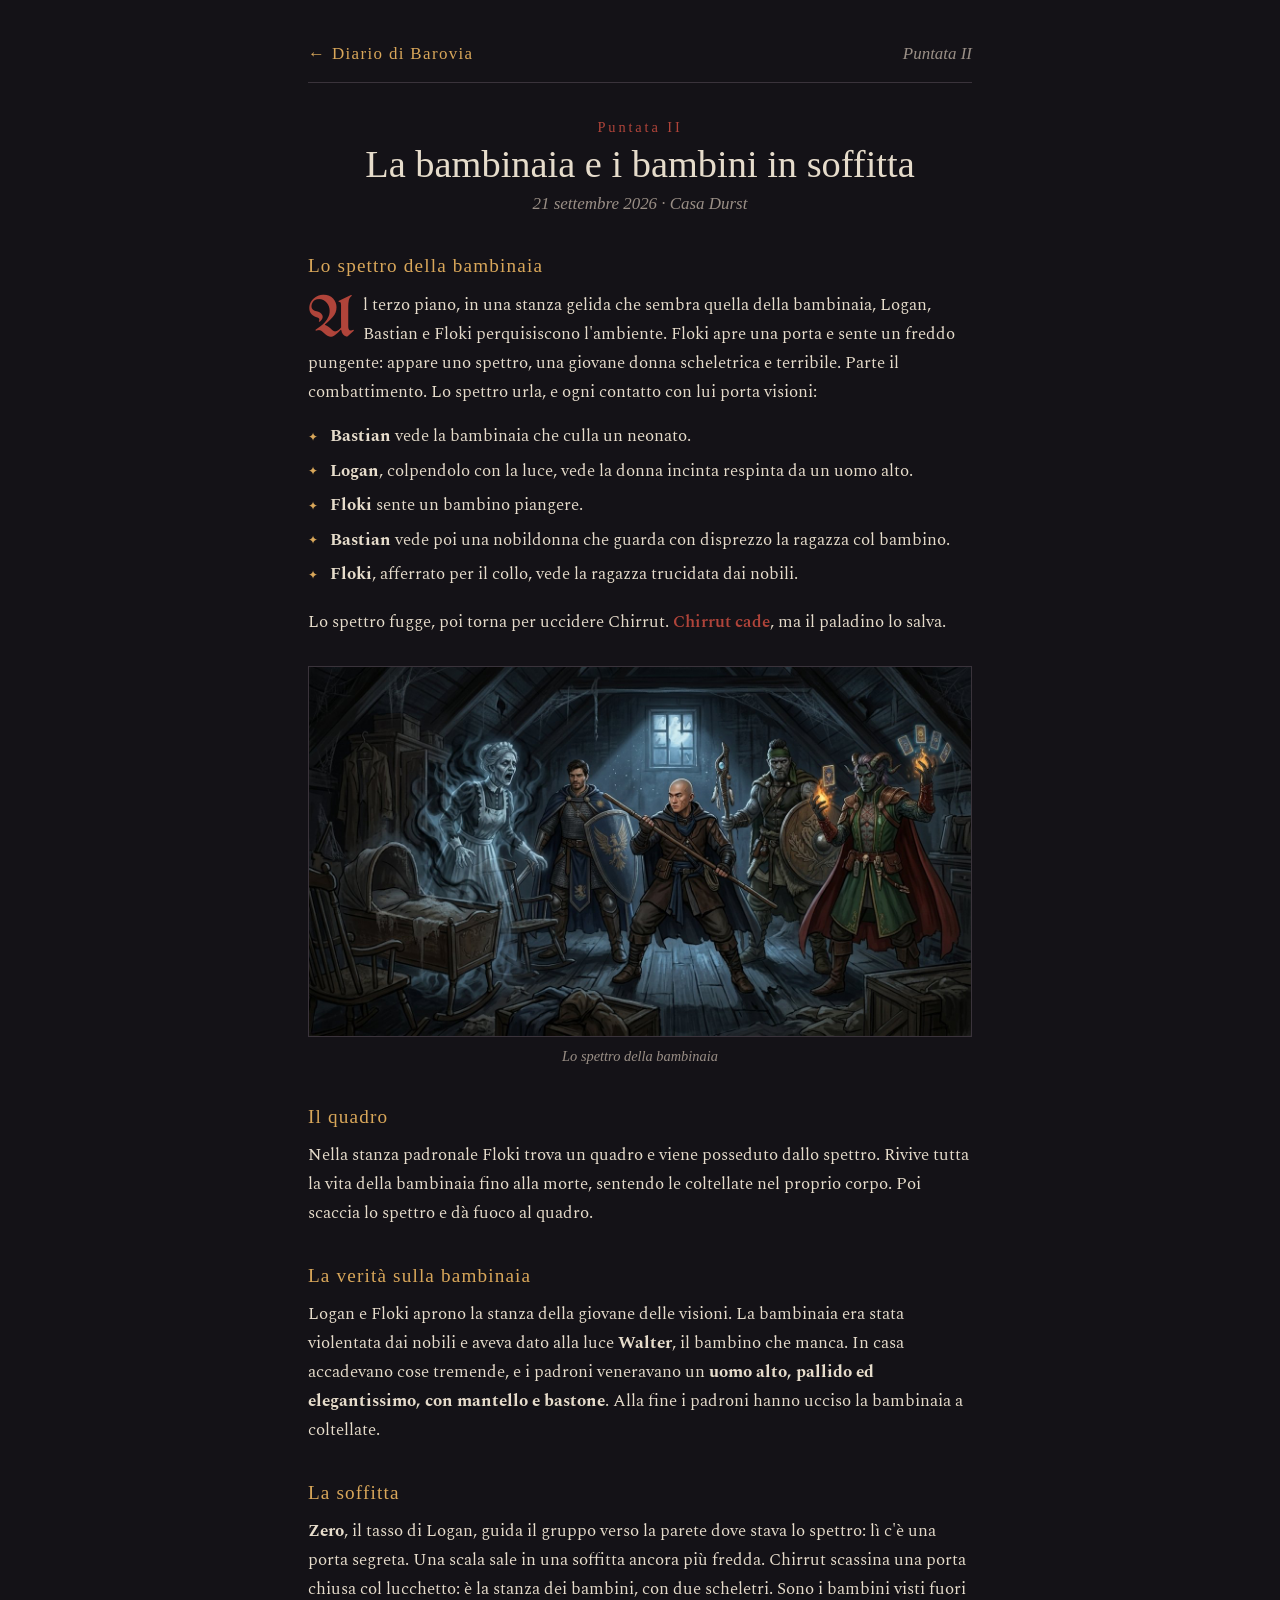
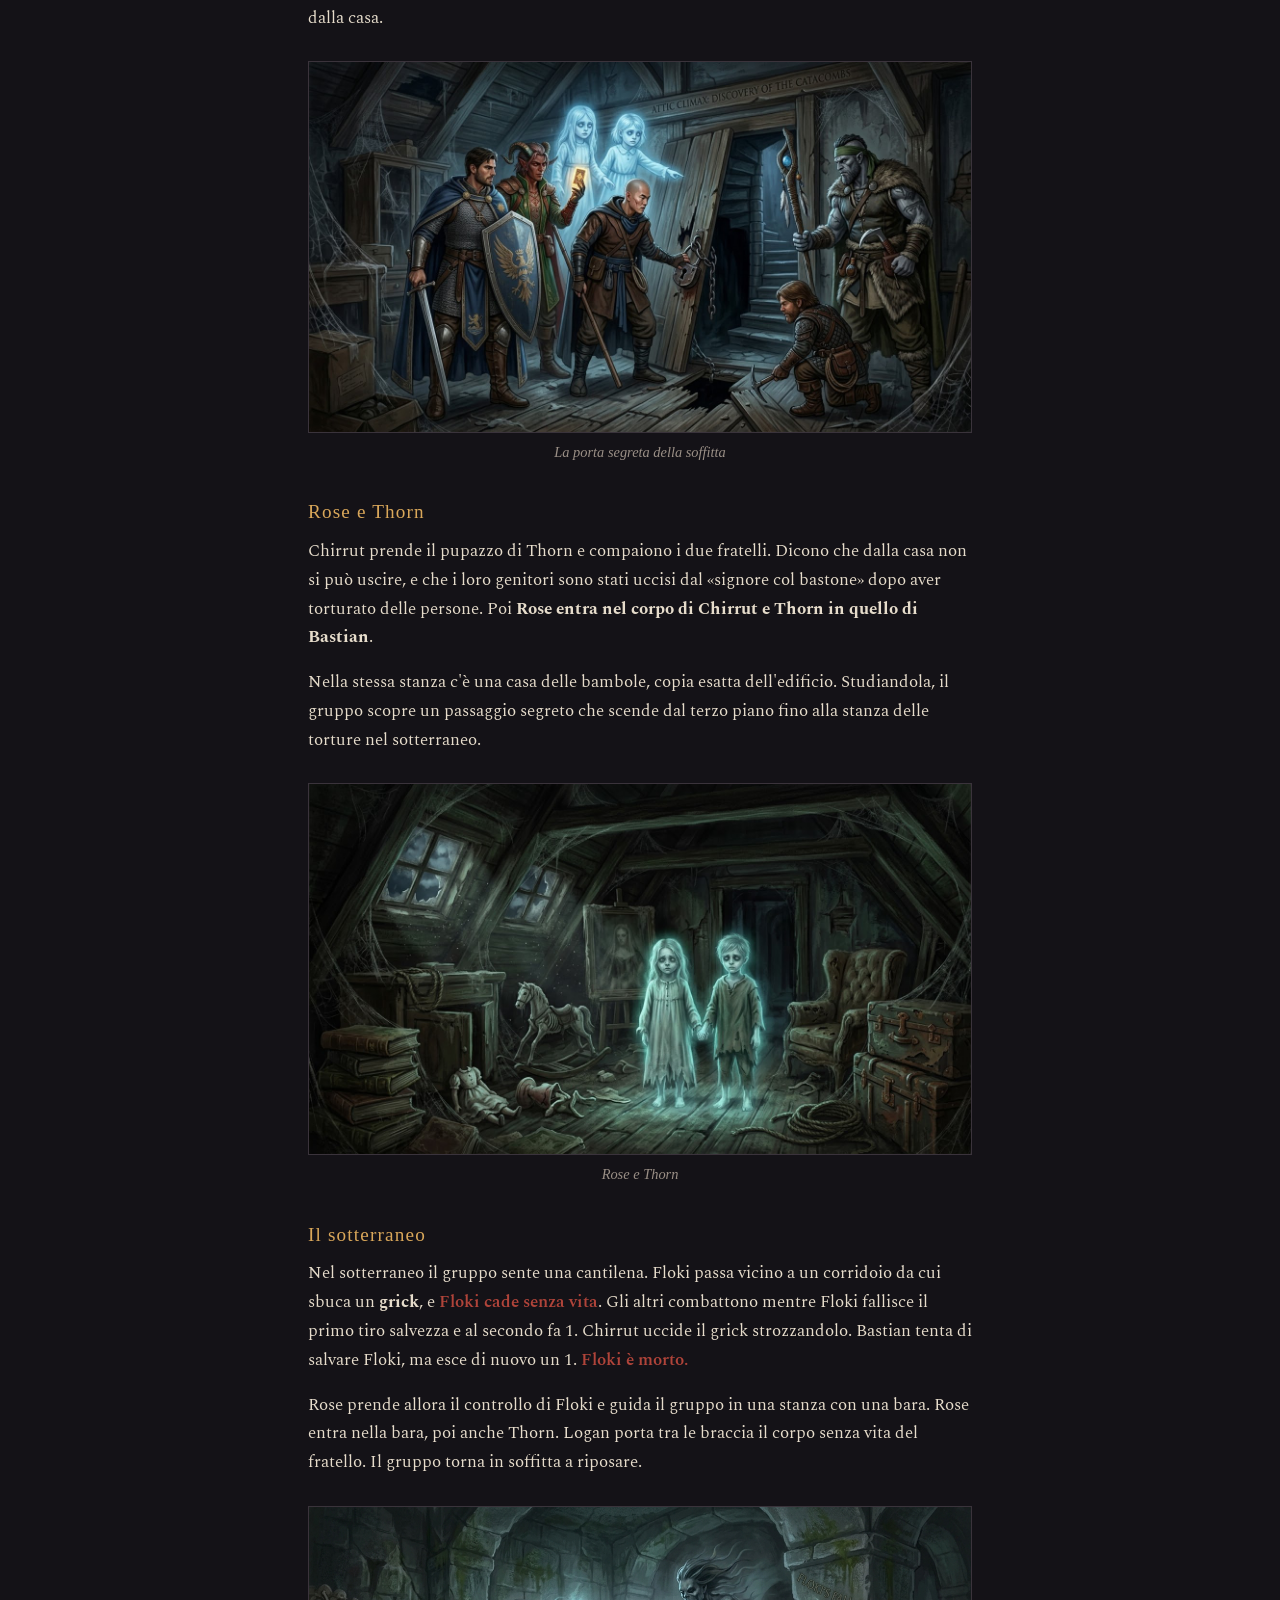
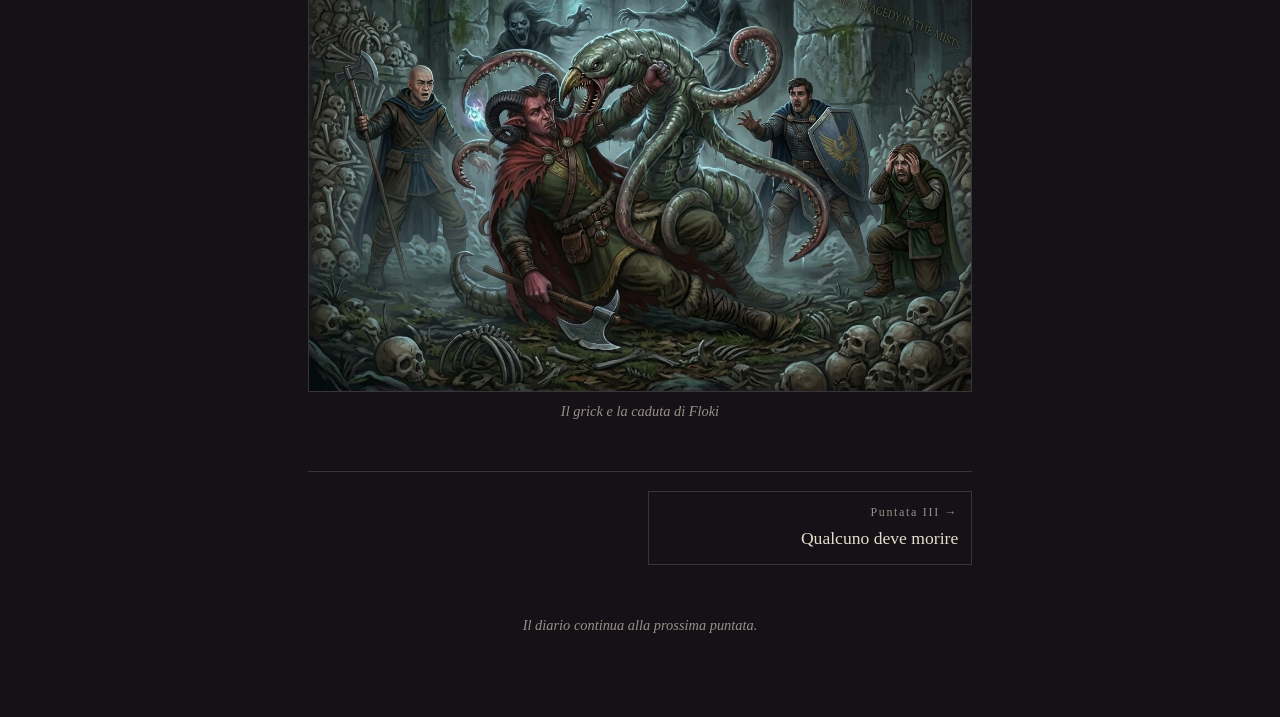
<file: puntata-02.html>
<!doctype html>
<html lang="it"><head><meta charset="utf-8"><meta name="viewport" content="width=device-width,initial-scale=1">
<title>Puntata II · La bambinaia e i bambini in soffitta</title>
<link rel="preconnect" href="https://fonts.googleapis.com">
<link rel="stylesheet" href="https://fonts.googleapis.com/css2?family=IM+Fell+English:ital@0;1&family=IM+Fell+English+SC&family=UnifrakturMaguntia&family=Spectral:ital,wght@0,400;0,600;1,400&display=swap">
<link rel="stylesheet" href="css/stile.css">
</head><body>
<div class="wrap">
  <div class="topbar"><a href="index.html">← Diario di Barovia</a><span>Puntata II</span></div>

  <article class="chapter" id="p2">
    <div class="ch-head">
      <div class="ch-num">Puntata II</div>
      <h3>La bambinaia e i bambini in soffitta</h3>
      <div class="ch-date">21 settembre 2026 · Casa Durst</div>
    </div>

    <h4>Lo spettro della bambinaia</h4>
    <p class="lead">Al terzo piano, in una stanza gelida che sembra quella della bambinaia, Logan, Bastian e Floki perquisiscono l'ambiente. Floki apre una porta e sente un freddo pungente: appare uno spettro, una giovane donna scheletrica e terribile. Parte il combattimento. Lo spettro urla, e ogni contatto con lui porta visioni:</p>
    <ul class="visions">
      <li><b>Bastian</b> vede la bambinaia che culla un neonato.</li>
      <li><b>Logan</b>, colpendolo con la luce, vede la donna incinta respinta da un uomo alto.</li>
      <li><b>Floki</b> sente un bambino piangere.</li>
      <li><b>Bastian</b> vede poi una nobildonna che guarda con disprezzo la ragazza col bambino.</li>
      <li><b>Floki</b>, afferrato per il collo, vede la ragazza trucidata dai nobili.</li>
    </ul>
    <p>Lo spettro fugge, poi torna per uccidere Chirrut. <span class="fall">Chirrut cade</span>, ma il paladino lo salva.</p>

    <figure class="plate"><img src="img/bambinaia.jpg" alt="Lo spettro della bambinaia accanto a una culla, davanti a Bastian, Chirrut, Logan e Floki" loading="lazy">
      <figcaption>Lo spettro della bambinaia</figcaption></figure>

    <h4>Il quadro</h4>
    <p>Nella stanza padronale Floki trova un quadro e viene posseduto dallo spettro. Rivive tutta la vita della bambinaia fino alla morte, sentendo le coltellate nel proprio corpo. Poi scaccia lo spettro e dà fuoco al quadro.</p>

    <h4>La verità sulla bambinaia</h4>
    <p>Logan e Floki aprono la stanza della giovane delle visioni. La bambinaia era stata violentata dai nobili e aveva dato alla luce <b>Walter</b>, il bambino che manca. In casa accadevano cose tremende, e i padroni veneravano un <b>uomo alto, pallido ed elegantissimo, con mantello e bastone</b>. Alla fine i padroni hanno ucciso la bambinaia a coltellate.</p>

    <h4>La soffitta</h4>
    <p><b>Zero</b>, il tasso di Logan, guida il gruppo verso la parete dove stava lo spettro: lì c'è una porta segreta. Una scala sale in una soffitta ancora più fredda. Chirrut scassina una porta chiusa col lucchetto: è la stanza dei bambini, con due scheletri. Sono i bambini visti fuori dalla casa.</p>

    <figure class="plate"><img src="img/soffitta.jpg" alt="Il gruppo in soffitta davanti alla porta col lucchetto, con i fantasmi di due bambini" loading="lazy">
      <figcaption>La porta segreta della soffitta</figcaption></figure>

    <h4>Rose e Thorn</h4>
    <p>Chirrut prende il pupazzo di Thorn e compaiono i due fratelli. Dicono che dalla casa non si può uscire, e che i loro genitori sono stati uccisi dal «signore col bastone» dopo aver torturato delle persone. Poi <b>Rose entra nel corpo di Chirrut e Thorn in quello di Bastian</b>.</p>
    <p>Nella stessa stanza c'è una casa delle bambole, copia esatta dell'edificio. Studiandola, il gruppo scopre un passaggio segreto che scende dal terzo piano fino alla stanza delle torture nel sotterraneo.</p>

    <figure class="plate"><img src="img/rose-thorn.jpg" alt="I fantasmi di Rose e Thorn mano nella mano in una soffitta polverosa" loading="lazy">
      <figcaption>Rose e Thorn</figcaption></figure>

    <h4>Il sotterraneo</h4>
    <p>Nel sotterraneo il gruppo sente una cantilena. Floki passa vicino a un corridoio da cui sbuca un <b>grick</b>, e <span class="fall">Floki cade senza vita</span>. Gli altri combattono mentre Floki fallisce il primo tiro salvezza e al secondo fa 1. Chirrut uccide il grick strozzandolo. Bastian tenta di salvare Floki, ma esce di nuovo un 1. <span class="fall">Floki è morto.</span></p>
    <p>Rose prende allora il controllo di Floki e guida il gruppo in una stanza con una bara. Rose entra nella bara, poi anche Thorn. Logan porta tra le braccia il corpo senza vita del fratello. Il gruppo torna in soffitta a riposare.</p>

    <figure class="plate"><img src="img/Gemini_Generated_Image_b8qoaxb8qoaxb8qo.jpg" alt="Un grick con i tentacoli attacca il gruppo in un bosco nebbioso" loading="lazy">
      <figcaption>Il grick e la caduta di Floki</figcaption></figure>
  </article>

  <nav class="pager" aria-label="Altre puntate">
    <a class="next" href="puntata-03.html"><small>Puntata III →</small><b>Qualcuno deve morire</b></a>
  </nav>
  <footer>Il diario continua alla prossima puntata.</footer>
</div>
<script src="js/tavole.js"></script>
</body></html>
</file>
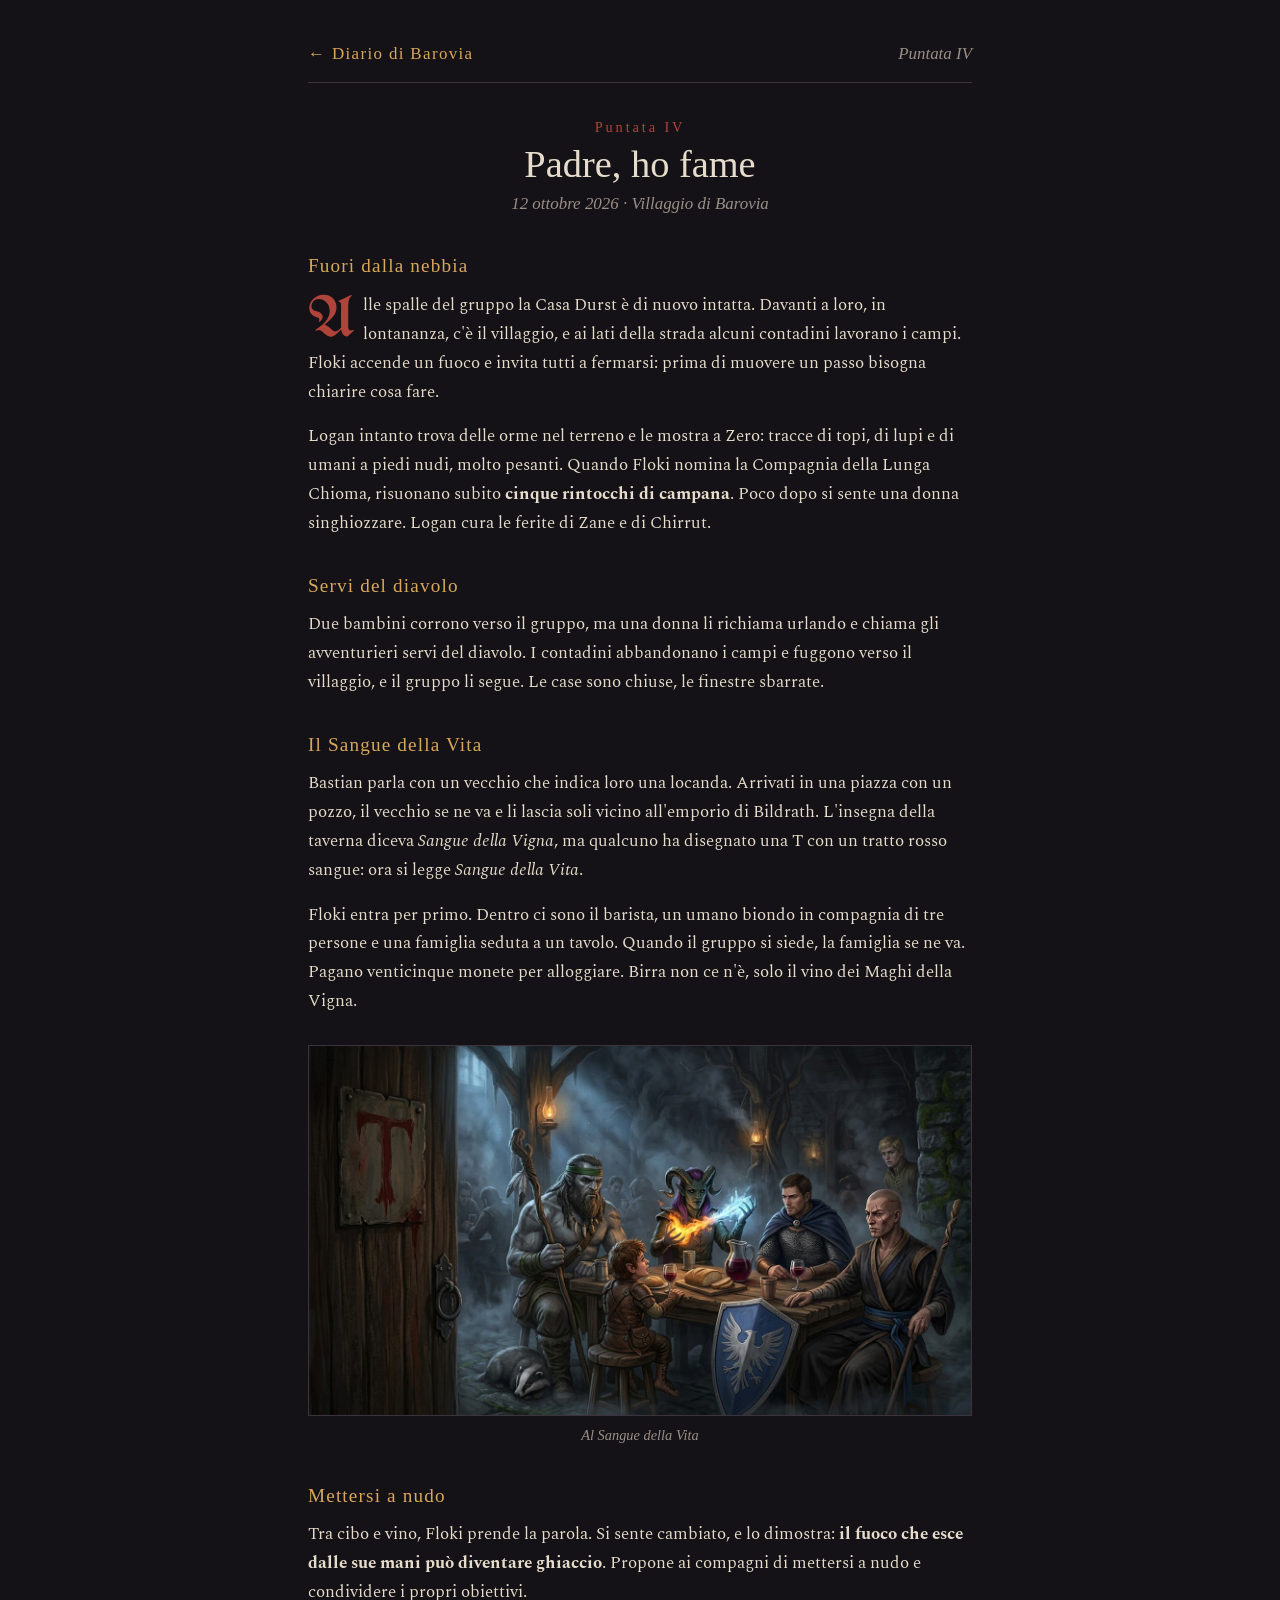
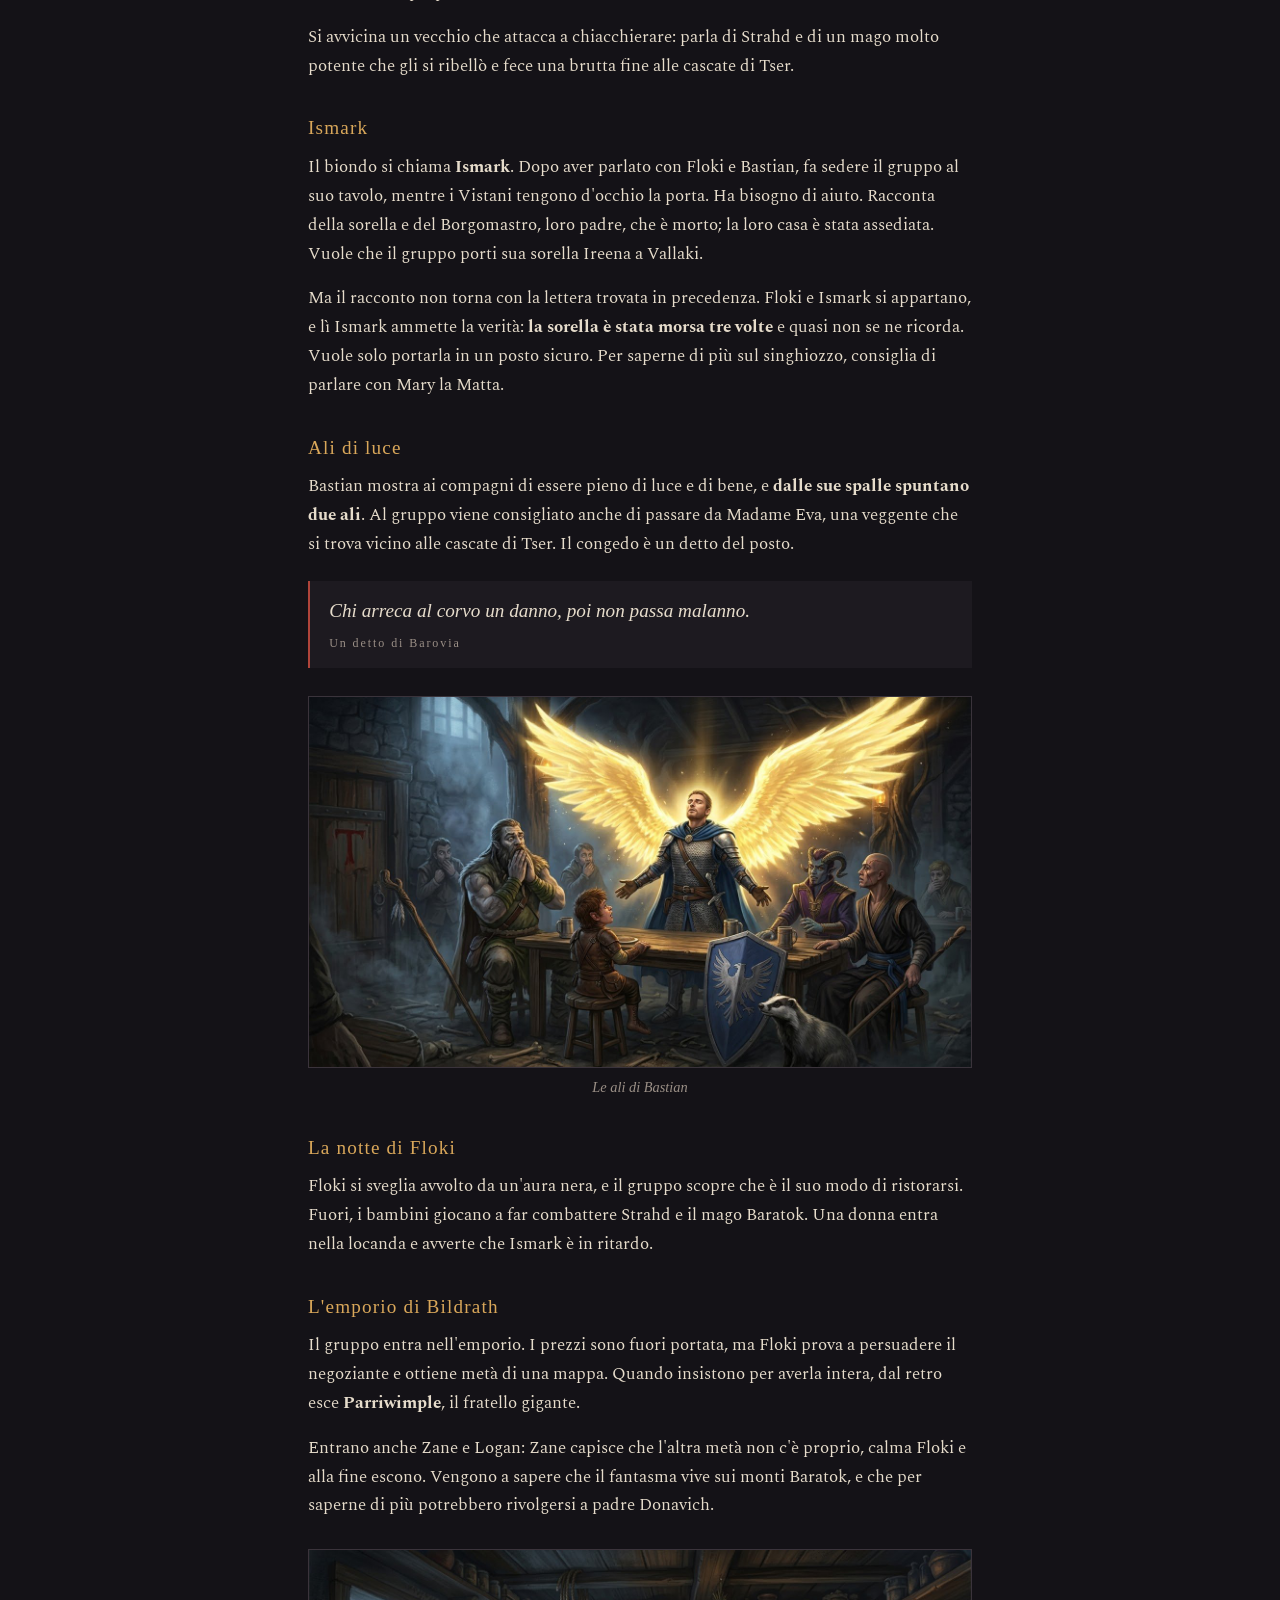
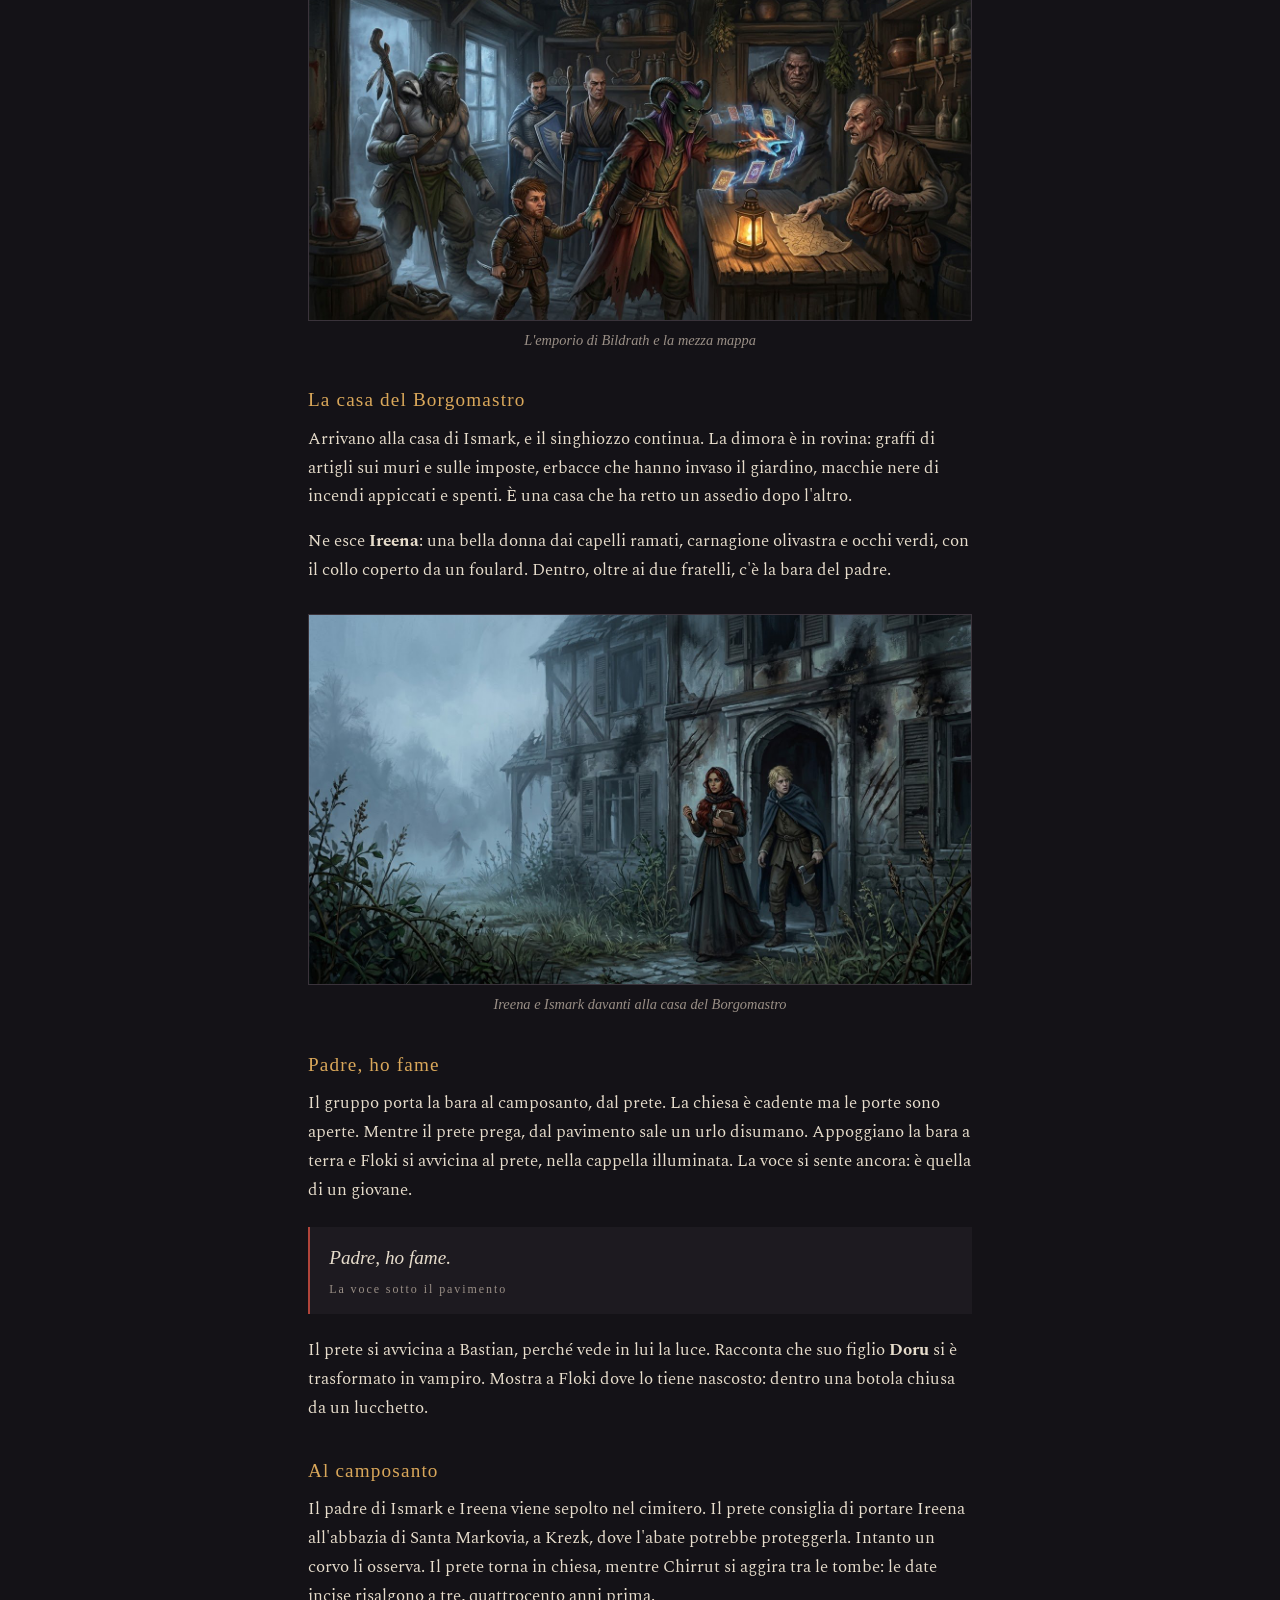
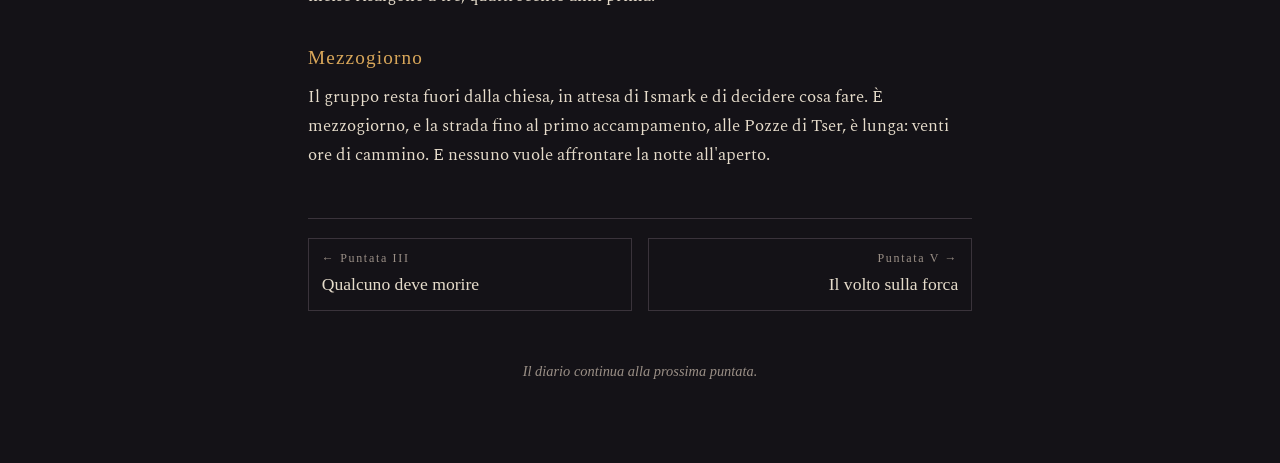
<file: puntata-04.html>
<!doctype html>
<html lang="it"><head><meta charset="utf-8"><meta name="viewport" content="width=device-width,initial-scale=1">
<title>Puntata IV · Padre, ho fame</title>
<link rel="preconnect" href="https://fonts.googleapis.com">
<link rel="stylesheet" href="https://fonts.googleapis.com/css2?family=IM+Fell+English:ital@0;1&family=IM+Fell+English+SC&family=UnifrakturMaguntia&family=Spectral:ital,wght@0,400;0,600;1,400&display=swap">
<link rel="stylesheet" href="css/stile.css">
</head><body>
<div class="wrap">
  <div class="topbar"><a href="index.html">← Diario di Barovia</a><span>Puntata IV</span></div>

  <article class="chapter" id="p4">
    <div class="ch-head">
      <div class="ch-num">Puntata IV</div>
      <h3>Padre, ho fame</h3>
      <div class="ch-date">12 ottobre 2026 · Villaggio di Barovia</div>
    </div>

    <h4>Fuori dalla nebbia</h4>
    <p class="lead">Alle spalle del gruppo la Casa Durst è di nuovo intatta. Davanti a loro, in lontananza, c'è il villaggio, e ai lati della strada alcuni contadini lavorano i campi. Floki accende un fuoco e invita tutti a fermarsi: prima di muovere un passo bisogna chiarire cosa fare.</p>
    <p>Logan intanto trova delle orme nel terreno e le mostra a Zero: tracce di topi, di lupi e di umani a piedi nudi, molto pesanti. Quando Floki nomina la Compagnia della Lunga Chioma, risuonano subito <b>cinque rintocchi di campana</b>. Poco dopo si sente una donna singhiozzare. Logan cura le ferite di Zane e di Chirrut.</p>

    <h4>Servi del diavolo</h4>
    <p>Due bambini corrono verso il gruppo, ma una donna li richiama urlando e chiama gli avventurieri servi del diavolo. I contadini abbandonano i campi e fuggono verso il villaggio, e il gruppo li segue. Le case sono chiuse, le finestre sbarrate.</p>

    <h4>Il Sangue della Vita</h4>
    <p>Bastian parla con un vecchio che indica loro una locanda. Arrivati in una piazza con un pozzo, il vecchio se ne va e li lascia soli vicino all'emporio di Bildrath. L'insegna della taverna diceva <i>Sangue della Vigna</i>, ma qualcuno ha disegnato una T con un tratto rosso sangue: ora si legge <i>Sangue della Vita</i>.</p>
    <p>Floki entra per primo. Dentro ci sono il barista, un umano biondo in compagnia di tre persone e una famiglia seduta a un tavolo. Quando il gruppo si siede, la famiglia se ne va. Pagano venticinque monete per alloggiare. Birra non ce n'è, solo il vino dei Maghi della Vigna.</p>
    <figure class="plate"><img src="img/p04-sangue-della-vita.jpg" alt="Il gruppo seduto a un tavolo della taverna con vino e pane, accanto alla porta con una T rossa dipinta" loading="lazy">
      <figcaption>Al Sangue della Vita</figcaption></figure>


    <h4>Mettersi a nudo</h4>
    <p>Tra cibo e vino, Floki prende la parola. Si sente cambiato, e lo dimostra: <b>il fuoco che esce dalle sue mani può diventare ghiaccio</b>. Propone ai compagni di mettersi a nudo e condividere i propri obiettivi.</p>
    <p>Si avvicina un vecchio che attacca a chiacchierare: parla di Strahd e di un mago molto potente che gli si ribellò e fece una brutta fine alle cascate di Tser.</p>

    <h4>Ismark</h4>
    <p>Il biondo si chiama <b>Ismark</b>. Dopo aver parlato con Floki e Bastian, fa sedere il gruppo al suo tavolo, mentre i Vistani tengono d'occhio la porta. Ha bisogno di aiuto. Racconta della sorella e del Borgomastro, loro padre, che è morto; la loro casa è stata assediata. Vuole che il gruppo porti sua sorella Ireena a Vallaki.</p>
    <p>Ma il racconto non torna con la lettera trovata in precedenza. Floki e Ismark si appartano, e lì Ismark ammette la verità: <b>la sorella è stata morsa tre volte</b> e quasi non se ne ricorda. Vuole solo portarla in un posto sicuro. Per saperne di più sul singhiozzo, consiglia di parlare con Mary la Matta.</p>

    <h4>Ali di luce</h4>
    <p>Bastian mostra ai compagni di essere pieno di luce e di bene, e <b>dalle sue spalle spuntano due ali</b>. Al gruppo viene consigliato anche di passare da Madame Eva, una veggente che si trova vicino alle cascate di Tser. Il congedo è un detto del posto.</p>
    <blockquote class="chant">Chi arreca al corvo un danno, poi non passa malanno.<small>Un detto di Barovia</small></blockquote>

    <figure class="plate"><img src="img/p04-ali-di-luce.jpg" alt="Bastian avvolto dalla luce con due grandi ali dorate, tra i compagni stupiti" loading="lazy">
      <figcaption>Le ali di Bastian</figcaption></figure>

    <h4>La notte di Floki</h4>
    <p>Floki si sveglia avvolto da un'aura nera, e il gruppo scopre che è il suo modo di ristorarsi. Fuori, i bambini giocano a far combattere Strahd e il mago Baratok. Una donna entra nella locanda e avverte che Ismark è in ritardo.</p>

    <h4>L'emporio di Bildrath</h4>
    <p>Il gruppo entra nell'emporio. I prezzi sono fuori portata, ma Floki prova a persuadere il negoziante e ottiene metà di una mappa. Quando insistono per averla intera, dal retro esce <b>Parriwimple</b>, il fratello gigante.</p>
    <p>Entrano anche Zane e Logan: Zane capisce che l'altra metà non c'è proprio, calma Floki e alla fine escono. Vengono a sapere che il fantasma vive sui monti Baratok, e che per saperne di più potrebbero rivolgersi a padre Donavich.</p>
    <figure class="plate"><img src="img/p04-emporio-bildrath.jpg" alt="Floki contratta per mezza mappa al bancone dell'emporio, mentre dal retro sbuca un uomo gigantesco" loading="lazy">
      <figcaption>L'emporio di Bildrath e la mezza mappa</figcaption></figure>


    <h4>La casa del Borgomastro</h4>
    <p>Arrivano alla casa di Ismark, e il singhiozzo continua. La dimora è in rovina: graffi di artigli sui muri e sulle imposte, erbacce che hanno invaso il giardino, macchie nere di incendi appiccati e spenti. È una casa che ha retto un assedio dopo l'altro.</p>
    <p>Ne esce <b>Ireena</b>: una bella donna dai capelli ramati, carnagione olivastra e occhi verdi, con il collo coperto da un foulard. Dentro, oltre ai due fratelli, c'è la bara del padre.</p>
    <figure class="plate"><img src="img/p04-irina.jpg" alt="Ireena, capelli ramati e foulard, esce con Ismark dalla casa del Borgomastro segnata da artigli e bruciature" loading="lazy">
      <figcaption>Ireena e Ismark davanti alla casa del Borgomastro</figcaption></figure>


    <h4>Padre, ho fame</h4>
    <p>Il gruppo porta la bara al camposanto, dal prete. La chiesa è cadente ma le porte sono aperte. Mentre il prete prega, dal pavimento sale un urlo disumano. Appoggiano la bara a terra e Floki si avvicina al prete, nella cappella illuminata. La voce si sente ancora: è quella di un giovane.</p>
    <blockquote class="chant">Padre, ho fame.<small>La voce sotto il pavimento</small></blockquote>
    <p>Il prete si avvicina a Bastian, perché vede in lui la luce. Racconta che suo figlio <b>Doru</b> si è trasformato in vampiro. Mostra a Floki dove lo tiene nascosto: dentro una botola chiusa da un lucchetto.</p>

    <h4>Al camposanto</h4>
    <p>Il padre di Ismark e Ireena viene sepolto nel cimitero. Il prete consiglia di portare Ireena all'abbazia di Santa Markovia, a Krezk, dove l'abate potrebbe proteggerla. Intanto un corvo li osserva. Il prete torna in chiesa, mentre Chirrut si aggira tra le tombe: le date incise risalgono a tre, quattrocento anni prima.</p>

    <h4>Mezzogiorno</h4>
    <p>Il gruppo resta fuori dalla chiesa, in attesa di Ismark e di decidere cosa fare. È mezzogiorno, e la strada fino al primo accampamento, alle Pozze di Tser, è lunga: venti ore di cammino. E nessuno vuole affrontare la notte all'aperto.</p>
  </article>

  <nav class="pager" aria-label="Altre puntate">
    <a class="prev" href="puntata-03.html"><small>← Puntata III</small><b>Qualcuno deve morire</b></a>
    <a class="next" href="puntata-05.html"><small>Puntata V →</small><b>Il volto sulla forca</b></a>
  </nav>
  <footer>Il diario continua alla prossima puntata.</footer>
</div>
<script src="js/tavole.js"></script>
</body></html>
</file>
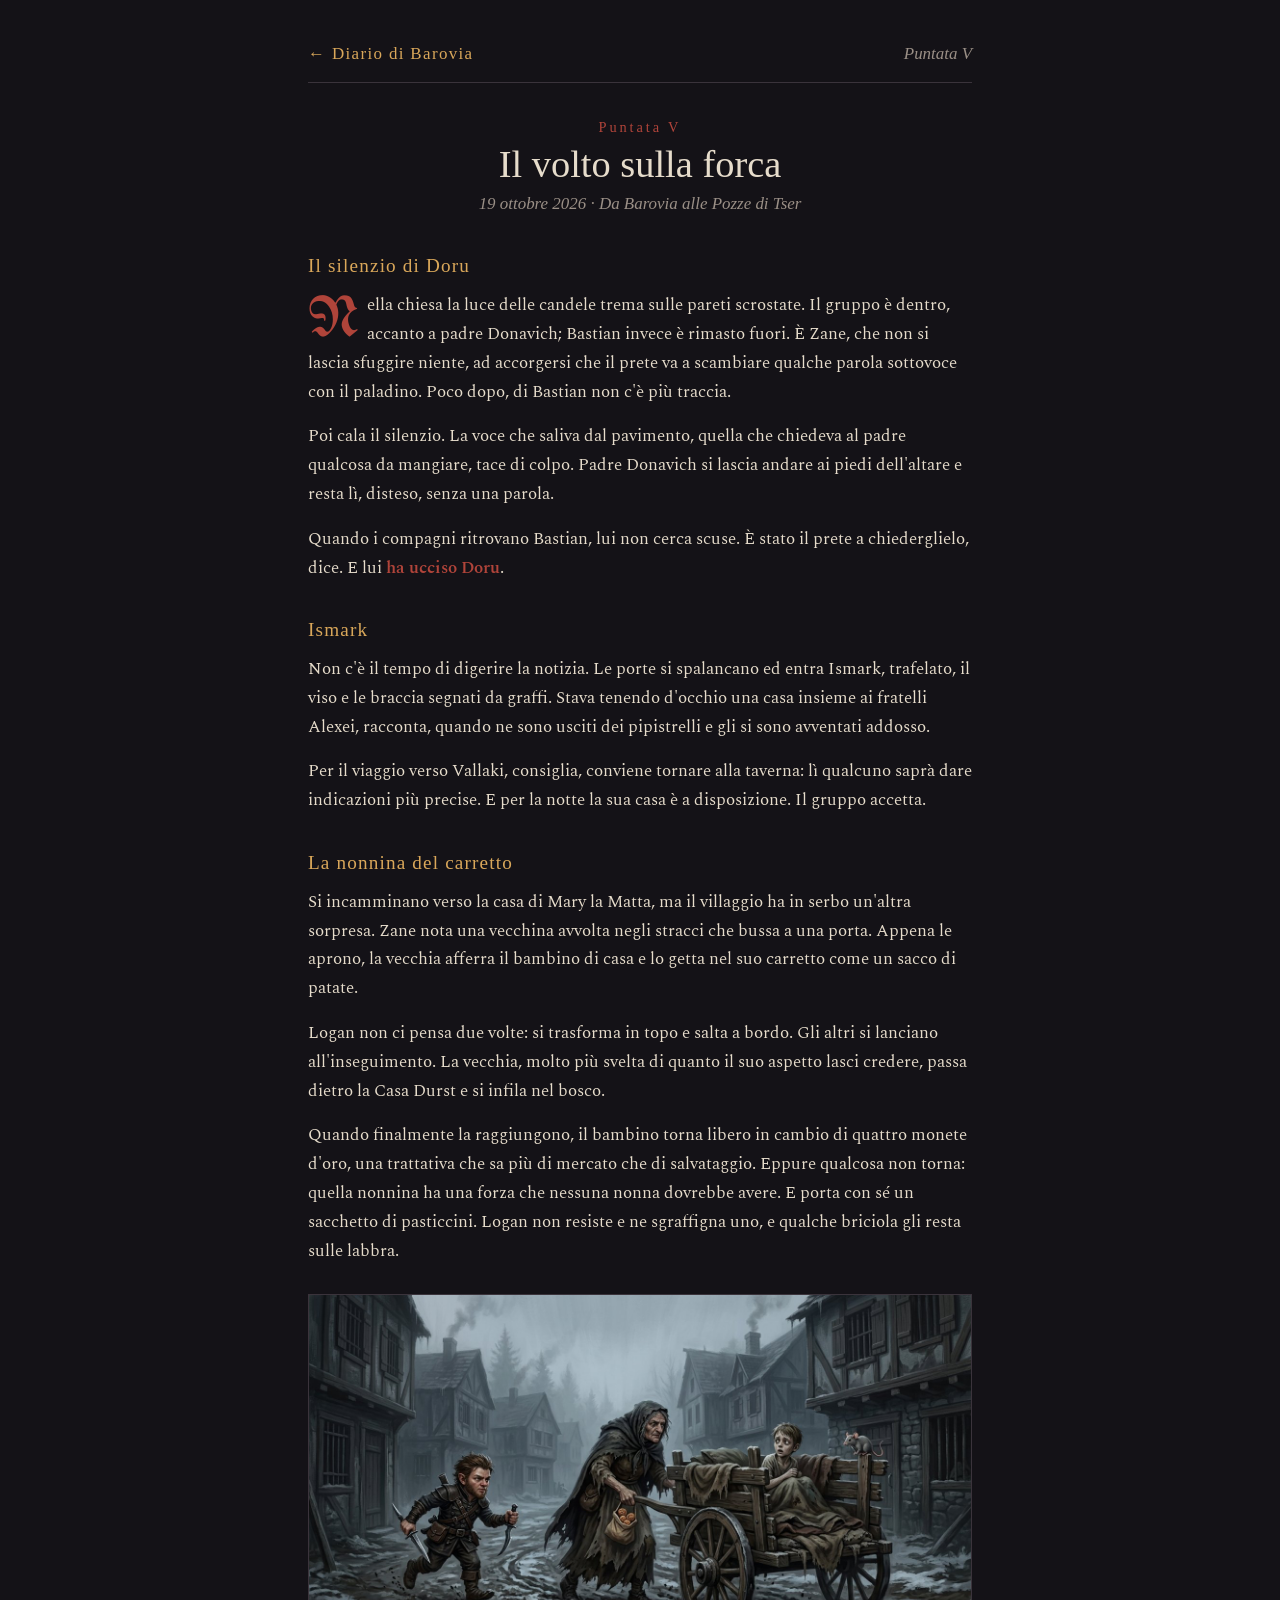
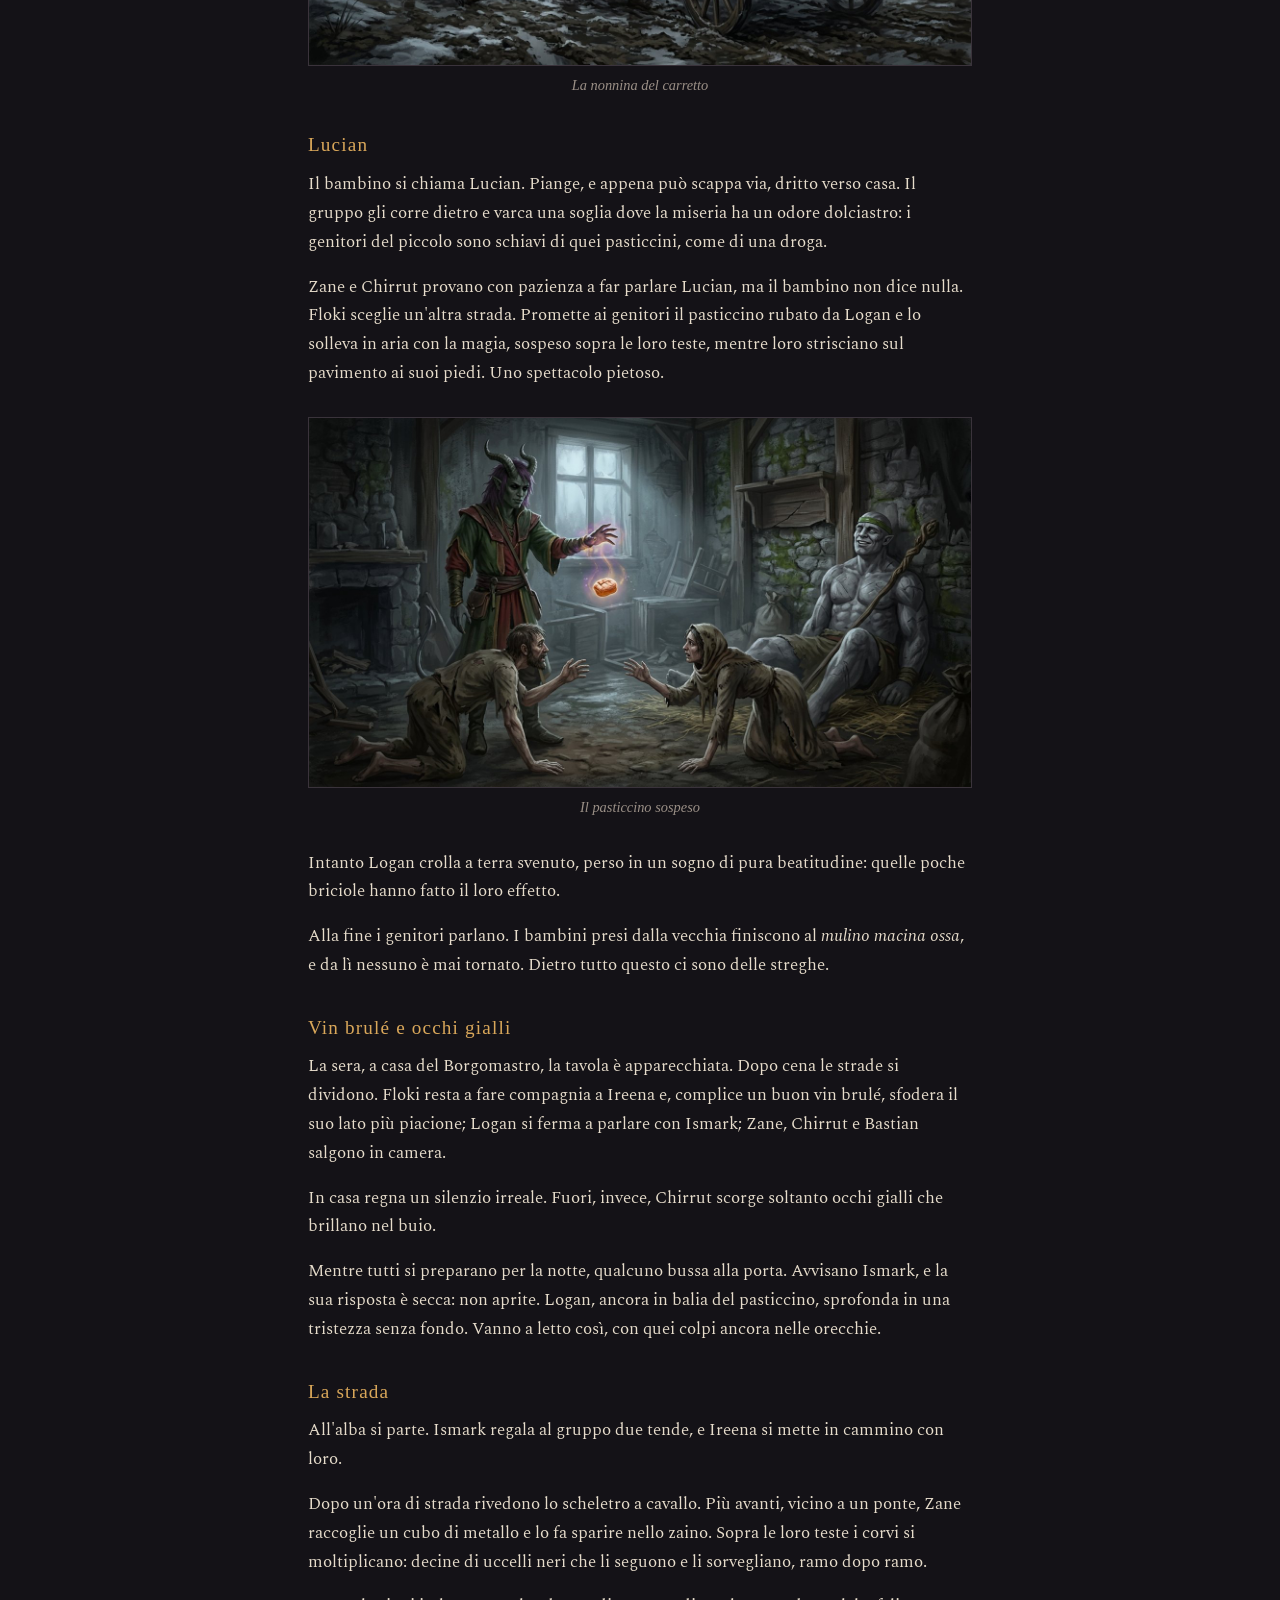
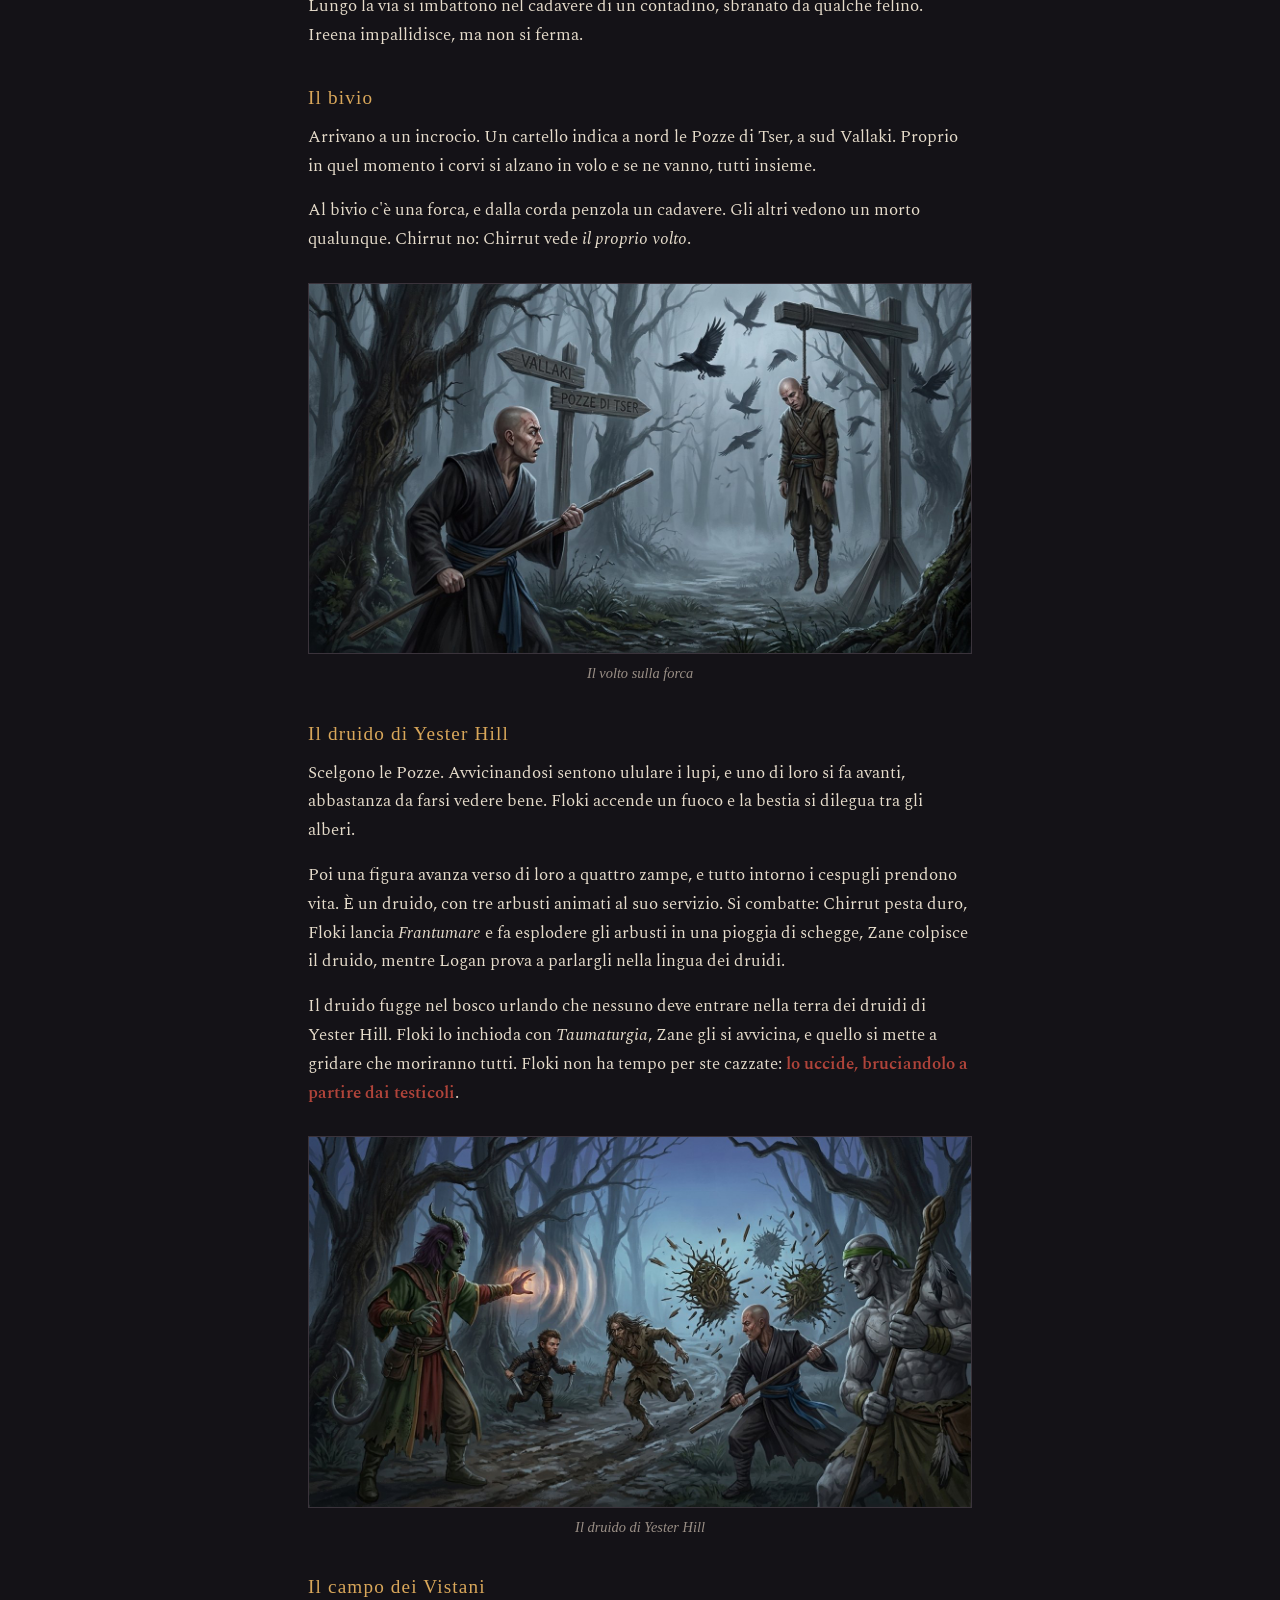
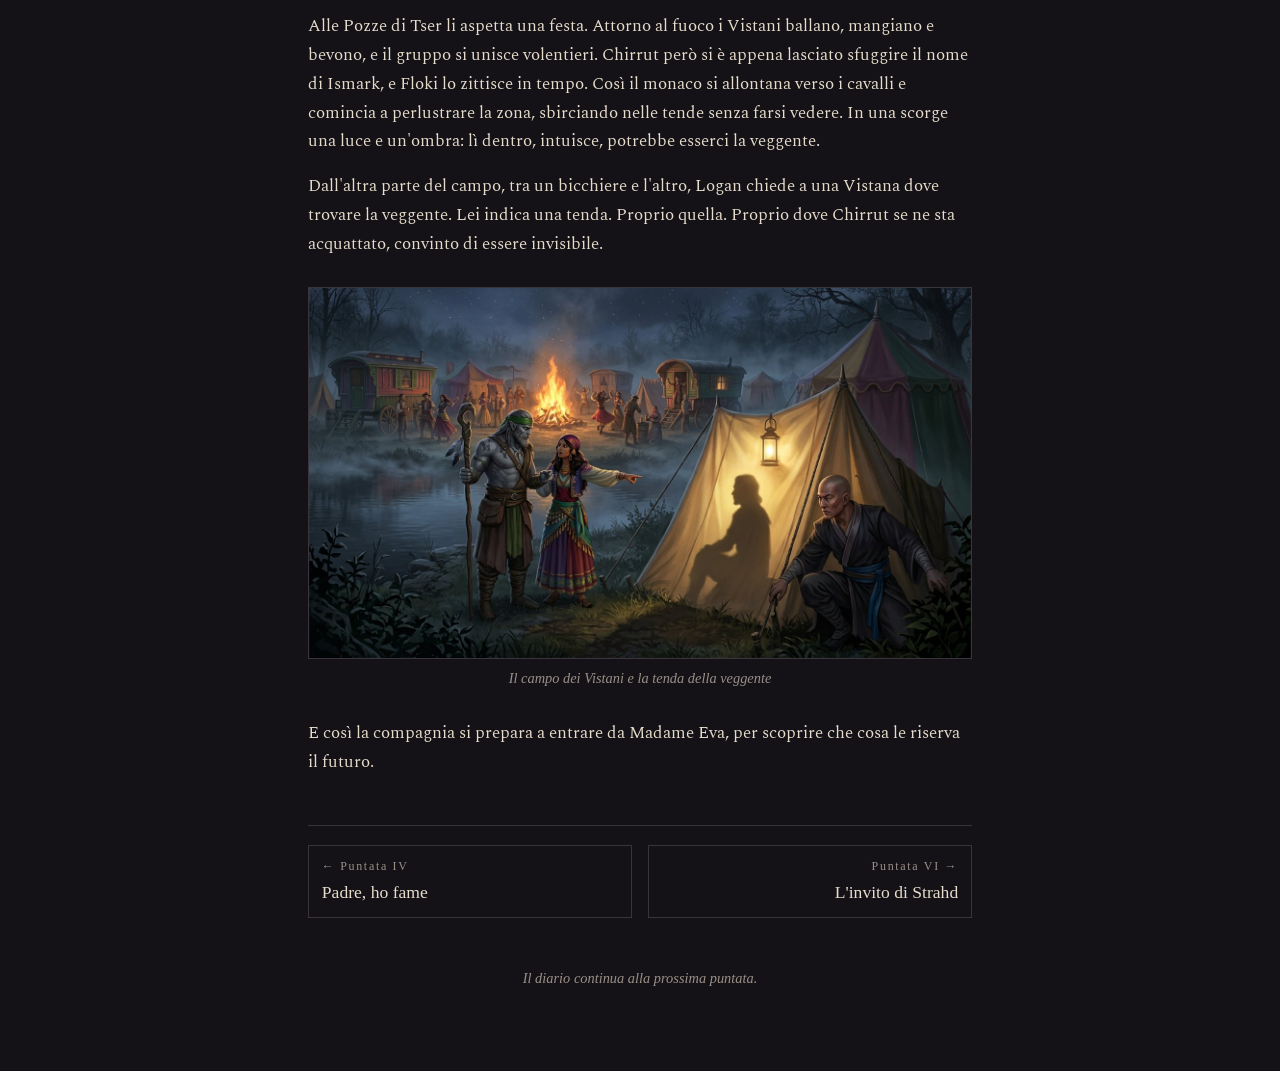
<file: puntata-05.html>
<!doctype html>
<html lang="it"><head><meta charset="utf-8"><meta name="viewport" content="width=device-width,initial-scale=1">
<title>Puntata V · Il volto sulla forca</title>
<link rel="preconnect" href="https://fonts.googleapis.com">
<link rel="stylesheet" href="https://fonts.googleapis.com/css2?family=IM+Fell+English:ital@0;1&family=IM+Fell+English+SC&family=UnifrakturMaguntia&family=Spectral:ital,wght@0,400;0,600;1,400&display=swap">
<link rel="stylesheet" href="css/stile.css">
</head><body>
<div class="wrap">
  <div class="topbar"><a href="index.html">← Diario di Barovia</a><span>Puntata V</span></div>

  <article class="chapter" id="p5">
    <div class="ch-head">
      <div class="ch-num">Puntata V</div>
      <h3>Il volto sulla forca</h3>
      <div class="ch-date">19 ottobre 2026 · Da Barovia alle Pozze di Tser</div>
    </div>

    <h4>Il silenzio di Doru</h4>
    <p class="lead">Nella chiesa la luce delle candele trema sulle pareti scrostate. Il gruppo è dentro, accanto a padre Donavich; Bastian invece è rimasto fuori. È Zane, che non si lascia sfuggire niente, ad accorgersi che il prete va a scambiare qualche parola sottovoce con il paladino. Poco dopo, di Bastian non c'è più traccia.</p>
    <p>Poi cala il silenzio. La voce che saliva dal pavimento, quella che chiedeva al padre qualcosa da mangiare, tace di colpo. Padre Donavich si lascia andare ai piedi dell'altare e resta lì, disteso, senza una parola.</p>
    <p>Quando i compagni ritrovano Bastian, lui non cerca scuse. È stato il prete a chiederglielo, dice. E lui <span class="fall">ha ucciso Doru</span>.</p>

    <h4>Ismark</h4>
    <p>Non c'è il tempo di digerire la notizia. Le porte si spalancano ed entra Ismark, trafelato, il viso e le braccia segnati da graffi. Stava tenendo d'occhio una casa insieme ai fratelli Alexei, racconta, quando ne sono usciti dei pipistrelli e gli si sono avventati addosso.</p>
    <p>Per il viaggio verso Vallaki, consiglia, conviene tornare alla taverna: lì qualcuno saprà dare indicazioni più precise. E per la notte la sua casa è a disposizione. Il gruppo accetta.</p>

    <h4>La nonnina del carretto</h4>
    <p>Si incamminano verso la casa di Mary la Matta, ma il villaggio ha in serbo un'altra sorpresa. Zane nota una vecchina avvolta negli stracci che bussa a una porta. Appena le aprono, la vecchia afferra il bambino di casa e lo getta nel suo carretto come un sacco di patate.</p>
    <p>Logan non ci pensa due volte: si trasforma in topo e salta a bordo. Gli altri si lanciano all'inseguimento. La vecchia, molto più svelta di quanto il suo aspetto lasci credere, passa dietro la Casa Durst e si infila nel bosco.</p>
    <p>Quando finalmente la raggiungono, il bambino torna libero in cambio di quattro monete d'oro, una trattativa che sa più di mercato che di salvataggio. Eppure qualcosa non torna: quella nonnina ha una forza che nessuna nonna dovrebbe avere. E porta con sé un sacchetto di pasticcini. Logan non resiste e ne sgraffigna uno, e qualche briciola gli resta sulle labbra.</p>
    <figure class="plate"><img src="img/p05-carretto.jpg" alt="Una vecchia vestita di stracci spinge un carretto con un bambino spaventato, inseguita da Zane con i pugnali, mentre un topo è appollaiato sul carretto" loading="lazy">
      <figcaption>La nonnina del carretto</figcaption></figure>


    <h4>Lucian</h4>
    <p>Il bambino si chiama Lucian. Piange, e appena può scappa via, dritto verso casa. Il gruppo gli corre dietro e varca una soglia dove la miseria ha un odore dolciastro: i genitori del piccolo sono schiavi di quei pasticcini, come di una droga.</p>
    <p>Zane e Chirrut provano con pazienza a far parlare Lucian, ma il bambino non dice nulla. Floki sceglie un'altra strada. Promette ai genitori il pasticcino rubato da Logan e lo solleva in aria con la magia, sospeso sopra le loro teste, mentre loro strisciano sul pavimento ai suoi piedi. Uno spettacolo pietoso.</p>
    <figure class="plate"><img src="img/p05-pasticcino.jpg" alt="Floki tiene sospeso in aria un pasticcino luminoso mentre due genitori strisciano a terra; Logan è accasciato con un sorriso estatico" loading="lazy">
      <figcaption>Il pasticcino sospeso</figcaption></figure>
    <p>Intanto Logan crolla a terra svenuto, perso in un sogno di pura beatitudine: quelle poche briciole hanno fatto il loro effetto.</p>
    <p>Alla fine i genitori parlano. I bambini presi dalla vecchia finiscono al <i>mulino macina ossa</i>, e da lì nessuno è mai tornato. Dietro tutto questo ci sono delle streghe.</p>

    <h4>Vin brulé e occhi gialli</h4>
    <p>La sera, a casa del Borgomastro, la tavola è apparecchiata. Dopo cena le strade si dividono. Floki resta a fare compagnia a Ireena e, complice un buon vin brulé, sfodera il suo lato più piacione; Logan si ferma a parlare con Ismark; Zane, Chirrut e Bastian salgono in camera.</p>
    <p>In casa regna un silenzio irreale. Fuori, invece, Chirrut scorge soltanto occhi gialli che brillano nel buio.</p>
    <p>Mentre tutti si preparano per la notte, qualcuno bussa alla porta. Avvisano Ismark, e la sua risposta è secca: non aprite. Logan, ancora in balia del pasticcino, sprofonda in una tristezza senza fondo. Vanno a letto così, con quei colpi ancora nelle orecchie.</p>

    <h4>La strada</h4>
    <p>All'alba si parte. Ismark regala al gruppo due tende, e Ireena si mette in cammino con loro.</p>
    <p>Dopo un'ora di strada rivedono lo scheletro a cavallo. Più avanti, vicino a un ponte, Zane raccoglie un cubo di metallo e lo fa sparire nello zaino. Sopra le loro teste i corvi si moltiplicano: decine di uccelli neri che li seguono e li sorvegliano, ramo dopo ramo.</p>
    <p>Lungo la via si imbattono nel cadavere di un contadino, sbranato da qualche felino. Ireena impallidisce, ma non si ferma.</p>

    <h4>Il bivio</h4>
    <p>Arrivano a un incrocio. Un cartello indica a nord le Pozze di Tser, a sud Vallaki. Proprio in quel momento i corvi si alzano in volo e se ne vanno, tutti insieme.</p>
    <p>Al bivio c'è una forca, e dalla corda penzola un cadavere. Gli altri vedono un morto qualunque. Chirrut no: Chirrut vede <i>il proprio volto</i>.</p>
    <figure class="plate"><img src="img/p05-forca.jpg" alt="Chirrut al bivio fissa sconvolto un cadavere appeso alla forca, tra corvi in volo" loading="lazy">
      <figcaption>Il volto sulla forca</figcaption></figure>

    <h4>Il druido di Yester Hill</h4>
    <p>Scelgono le Pozze. Avvicinandosi sentono ululare i lupi, e uno di loro si fa avanti, abbastanza da farsi vedere bene. Floki accende un fuoco e la bestia si dilegua tra gli alberi.</p>
    <p>Poi una figura avanza verso di loro a quattro zampe, e tutto intorno i cespugli prendono vita. È un druido, con tre arbusti animati al suo servizio. Si combatte: Chirrut pesta duro, Floki lancia <i>Frantumare</i> e fa esplodere gli arbusti in una pioggia di schegge, Zane colpisce il druido, mentre Logan prova a parlargli nella lingua dei druidi.</p>
    <p>Il druido fugge nel bosco urlando che nessuno deve entrare nella terra dei druidi di Yester Hill. Floki lo inchioda con <i>Taumaturgia</i>, Zane gli si avvicina, e quello si mette a gridare che moriranno tutti. Floki non ha tempo per ste cazzate: <span class="fall">lo uccide, bruciandolo a partire dai testicoli</span>.</p>
    <figure class="plate"><img src="img/p05-druido.jpg" alt="Floki fa esplodere tre arbusti animati mentre Chirrut, Zane e Logan affrontano il druido in fuga nel bosco" loading="lazy">
      <figcaption>Il druido di Yester Hill</figcaption></figure>

    <h4>Il campo dei Vistani</h4>
    <p>Alle Pozze di Tser li aspetta una festa. Attorno al fuoco i Vistani ballano, mangiano e bevono, e il gruppo si unisce volentieri. Chirrut però si è appena lasciato sfuggire il nome di Ismark, e Floki lo zittisce in tempo. Così il monaco si allontana verso i cavalli e comincia a perlustrare la zona, sbirciando nelle tende senza farsi vedere. In una scorge una luce e un'ombra: lì dentro, intuisce, potrebbe esserci la veggente.</p>
    <p>Dall'altra parte del campo, tra un bicchiere e l'altro, Logan chiede a una Vistana dove trovare la veggente. Lei indica una tenda. Proprio quella. Proprio dove Chirrut se ne sta acquattato, convinto di essere invisibile.</p>
    <figure class="plate"><img src="img/p05-vistani.jpg" alt="Il campo dei Vistani di notte: Logan parla con una Vistana che indica la tenda illuminata dietro cui è acquattato Chirrut" loading="lazy">
      <figcaption>Il campo dei Vistani e la tenda della veggente</figcaption></figure>
    <p>E così la compagnia si prepara a entrare da Madame Eva, per scoprire che cosa le riserva il futuro.</p>
  </article>

  <nav class="pager" aria-label="Altre puntate">
    <a class="prev" href="puntata-04.html"><small>← Puntata IV</small><b>Padre, ho fame</b></a>
    <a class="next" href="puntata-06.html"><small>Puntata VI →</small><b>L'invito di Strahd</b></a>
  </nav>
  <footer>Il diario continua alla prossima puntata.</footer>
</div>
<script src="js/tavole.js"></script>
</body></html>
</file>
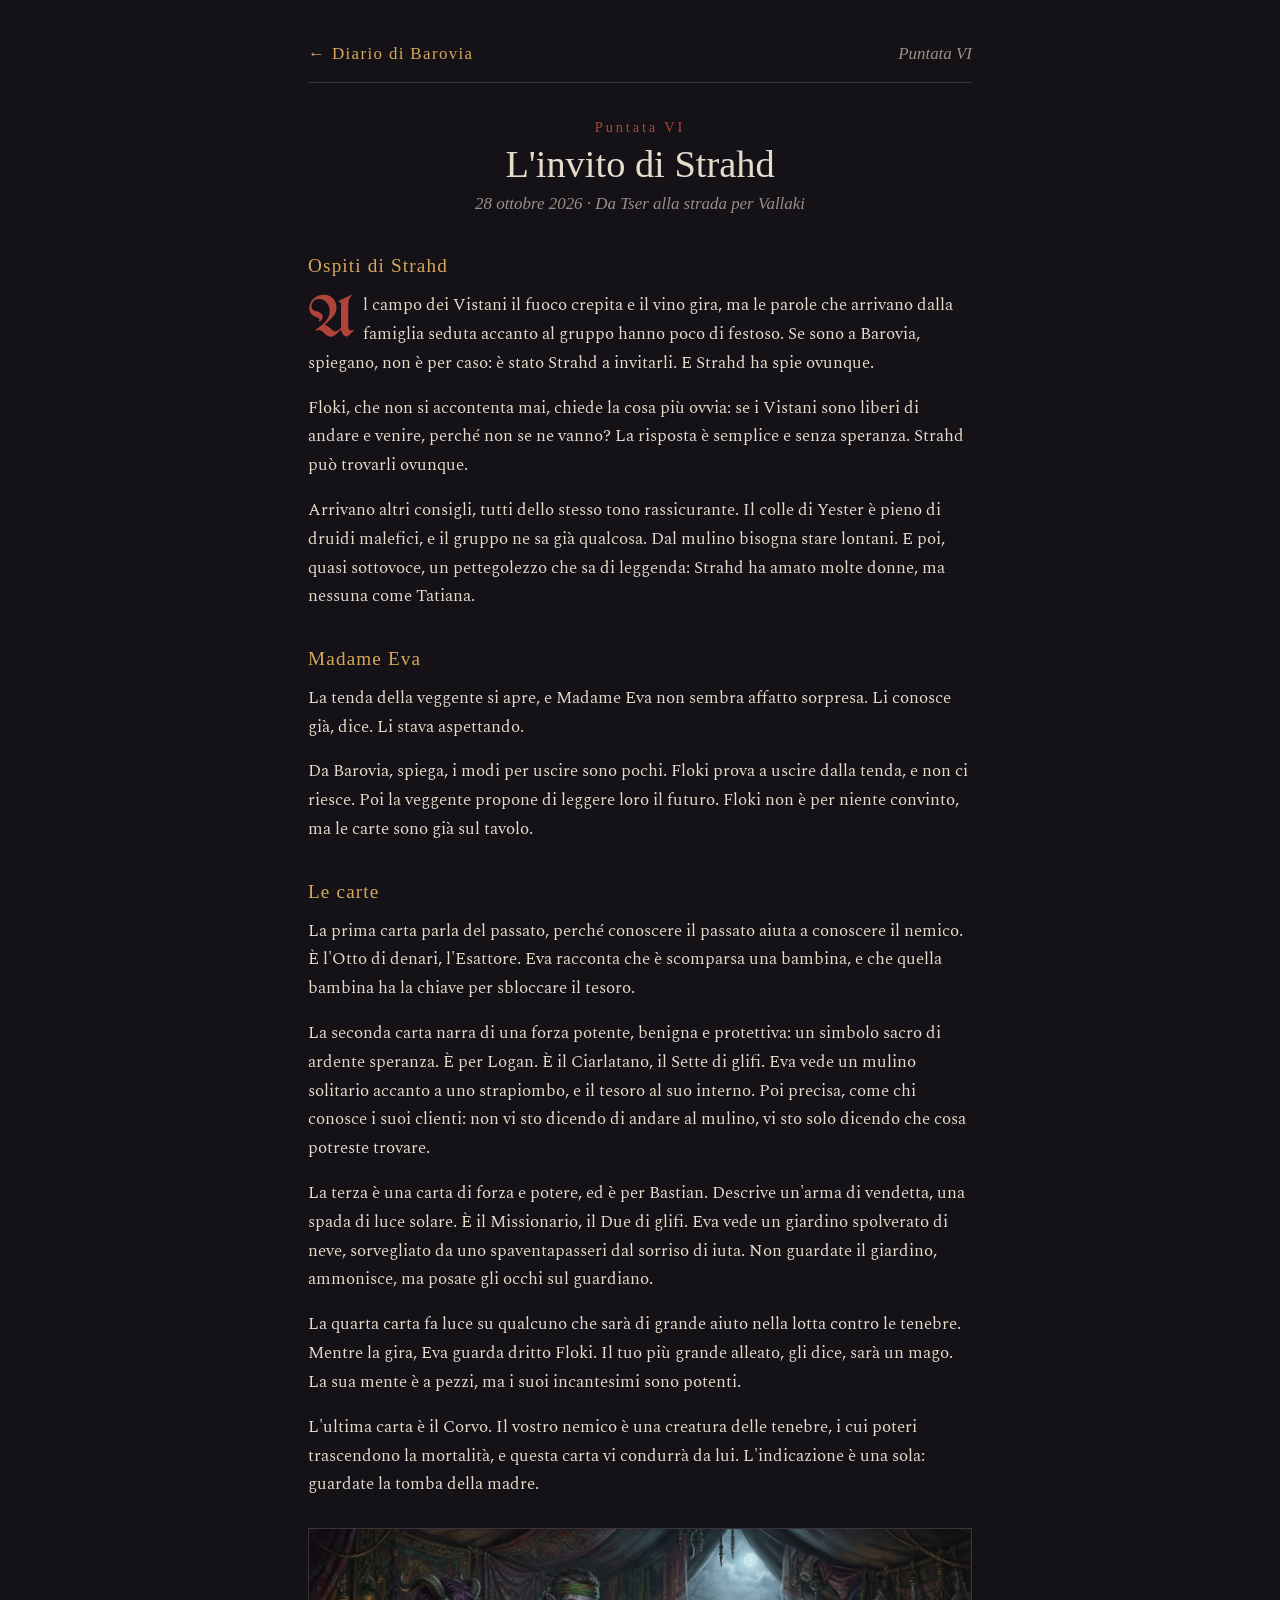
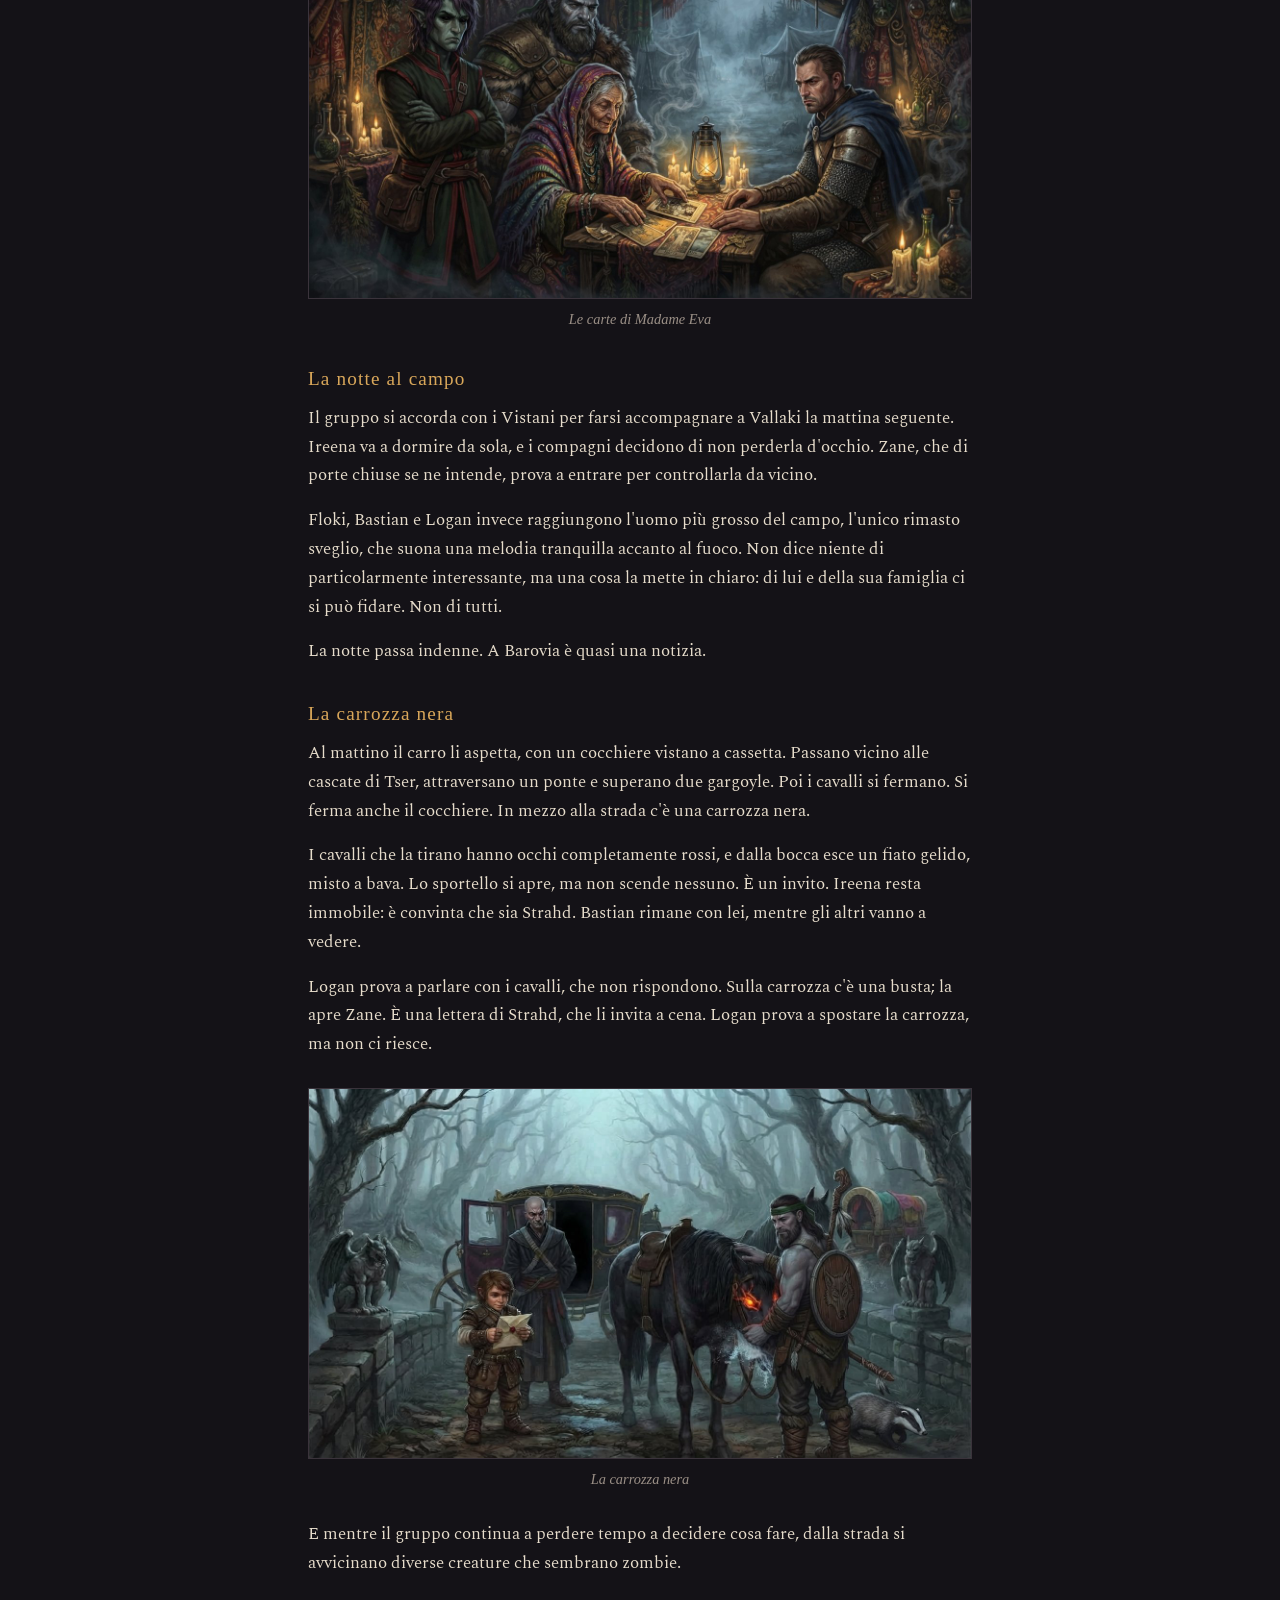
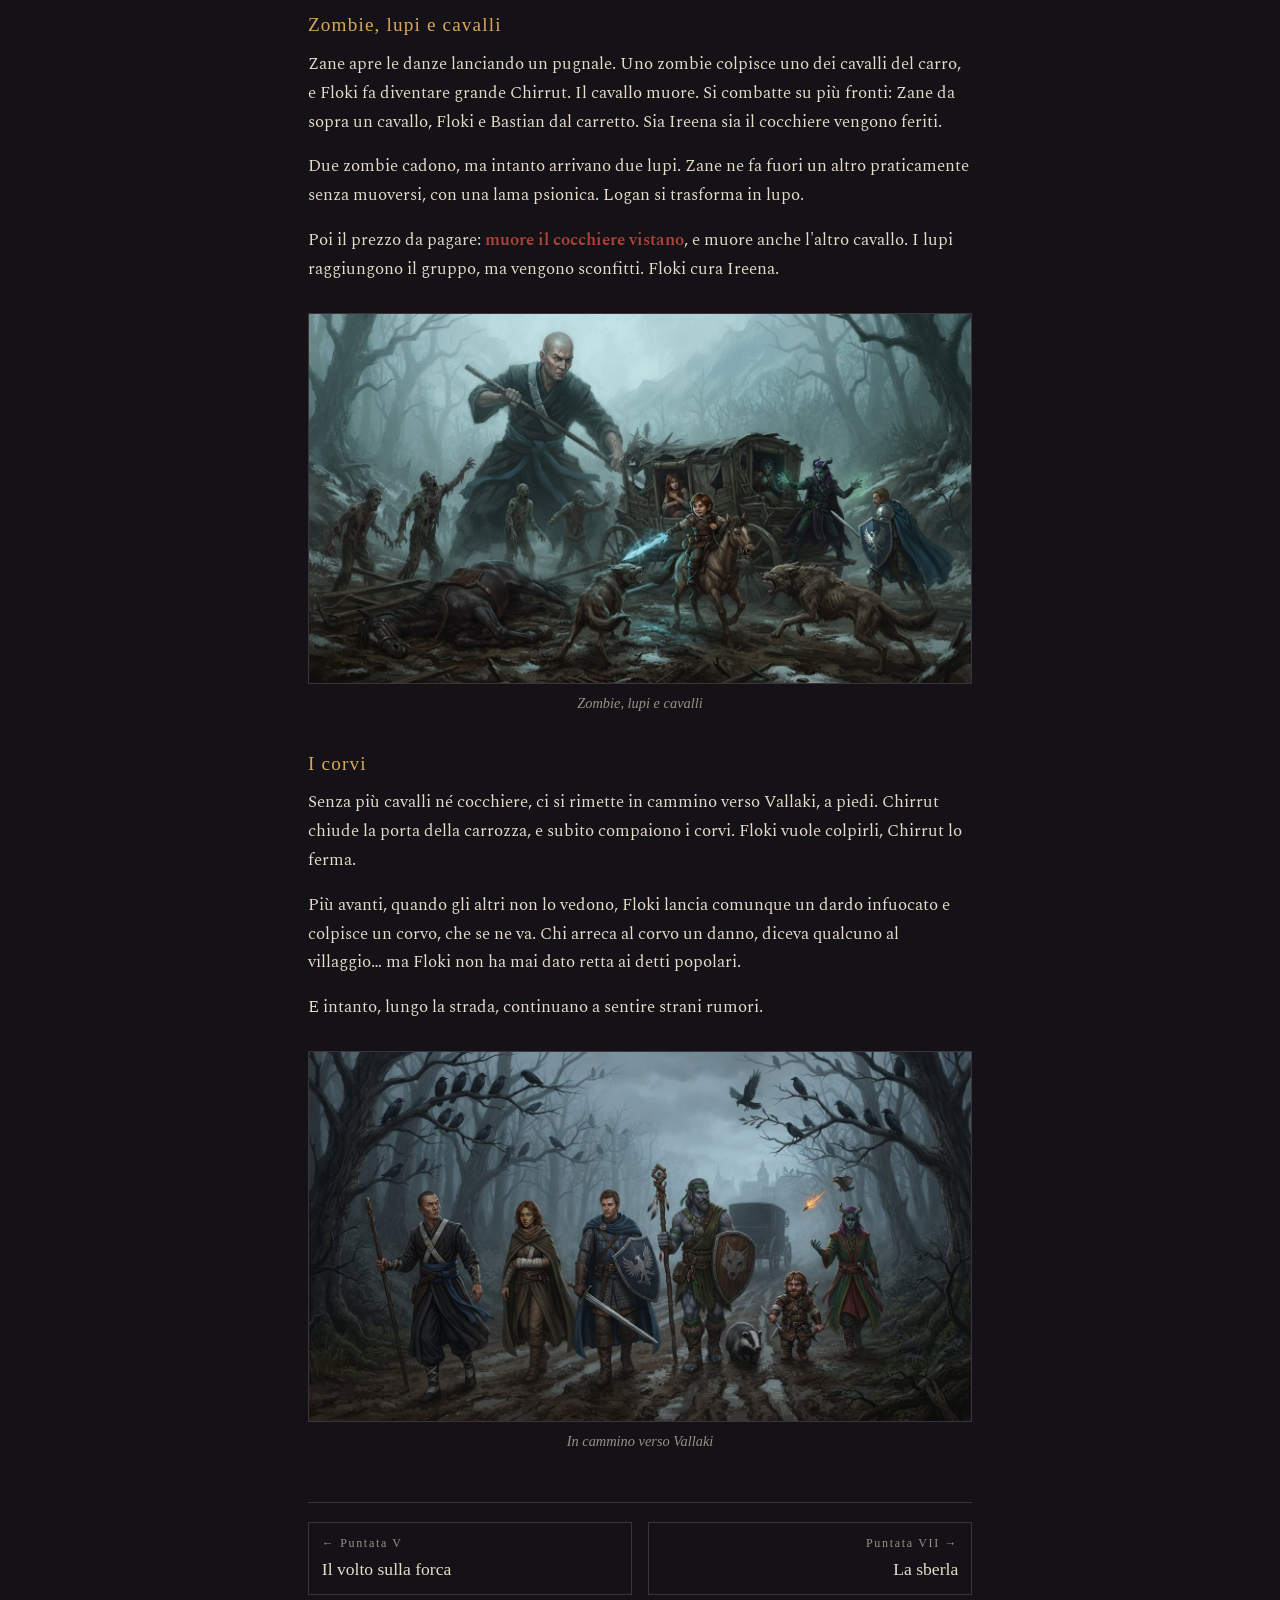
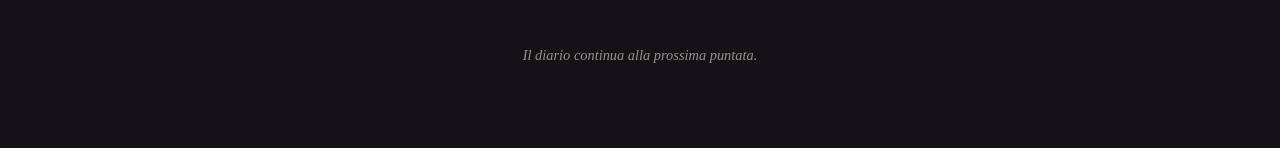
<file: puntata-06.html>
<!doctype html>
<html lang="it"><head><meta charset="utf-8"><meta name="viewport" content="width=device-width,initial-scale=1">
<title>Puntata VI · L'invito di Strahd</title>
<link rel="preconnect" href="https://fonts.googleapis.com">
<link rel="stylesheet" href="https://fonts.googleapis.com/css2?family=IM+Fell+English:ital@0;1&family=IM+Fell+English+SC&family=UnifrakturMaguntia&family=Spectral:ital,wght@0,400;0,600;1,400&display=swap">
<link rel="stylesheet" href="css/stile.css">
</head><body>
<div class="wrap">
  <div class="topbar"><a href="index.html">← Diario di Barovia</a><span>Puntata VI</span></div>

  <article class="chapter" id="p6">
    <div class="ch-head">
      <div class="ch-num">Puntata VI</div>
      <h3>L'invito di Strahd</h3>
      <div class="ch-date">28 ottobre 2026 · Da Tser alla strada per Vallaki</div>
    </div>

    <h4>Ospiti di Strahd</h4>
    <p class="lead">Al campo dei Vistani il fuoco crepita e il vino gira, ma le parole che arrivano dalla famiglia seduta accanto al gruppo hanno poco di festoso. Se sono a Barovia, spiegano, non è per caso: è stato Strahd a invitarli. E Strahd ha spie ovunque.</p>
    <p>Floki, che non si accontenta mai, chiede la cosa più ovvia: se i Vistani sono liberi di andare e venire, perché non se ne vanno? La risposta è semplice e senza speranza. Strahd può trovarli ovunque.</p>
    <p>Arrivano altri consigli, tutti dello stesso tono rassicurante. Il colle di Yester è pieno di druidi malefici, e il gruppo ne sa già qualcosa. Dal mulino bisogna stare lontani. E poi, quasi sottovoce, un pettegolezzo che sa di leggenda: Strahd ha amato molte donne, ma nessuna come Tatiana.</p>
    <h4>Madame Eva</h4>
    <p>La tenda della veggente si apre, e Madame Eva non sembra affatto sorpresa. Li conosce già, dice. Li stava aspettando.</p>
    <p>Da Barovia, spiega, i modi per uscire sono pochi. Floki prova a uscire dalla tenda, e non ci riesce. Poi la veggente propone di leggere loro il futuro. Floki non è per niente convinto, ma le carte sono già sul tavolo.</p>
    <h4>Le carte</h4>
    <p>La prima carta parla del passato, perché conoscere il passato aiuta a conoscere il nemico. È l'Otto di denari, l'Esattore. Eva racconta che è scomparsa una bambina, e che quella bambina ha la chiave per sbloccare il tesoro.</p>
    <p>La seconda carta narra di una forza potente, benigna e protettiva: un simbolo sacro di ardente speranza. È per Logan. È il Ciarlatano, il Sette di glifi. Eva vede un mulino solitario accanto a uno strapiombo, e il tesoro al suo interno. Poi precisa, come chi conosce i suoi clienti: non vi sto dicendo di andare al mulino, vi sto solo dicendo che cosa potreste trovare.</p>
    <p>La terza è una carta di forza e potere, ed è per Bastian. Descrive un'arma di vendetta, una spada di luce solare. È il Missionario, il Due di glifi. Eva vede un giardino spolverato di neve, sorvegliato da uno spaventapasseri dal sorriso di iuta. Non guardate il giardino, ammonisce, ma posate gli occhi sul guardiano.</p>
    <p>La quarta carta fa luce su qualcuno che sarà di grande aiuto nella lotta contro le tenebre. Mentre la gira, Eva guarda dritto Floki. Il tuo più grande alleato, gli dice, sarà un mago. La sua mente è a pezzi, ma i suoi incantesimi sono potenti.</p>
    <p>L'ultima carta è il Corvo. Il vostro nemico è una creatura delle tenebre, i cui poteri trascendono la mortalità, e questa carta vi condurrà da lui. L'indicazione è una sola: guardate la tomba della madre.</p>
    <figure class="plate"><img src="img/p06-madame-eva.jpg" alt="Madame Eva gira le carte a lume di candela davanti a Floki scettico a braccia conserte, Logan e Bastian" loading="lazy">
      <figcaption>Le carte di Madame Eva</figcaption></figure>
    <h4>La notte al campo</h4>
    <p>Il gruppo si accorda con i Vistani per farsi accompagnare a Vallaki la mattina seguente. Ireena va a dormire da sola, e i compagni decidono di non perderla d'occhio. Zane, che di porte chiuse se ne intende, prova a entrare per controllarla da vicino.</p>
    <p>Floki, Bastian e Logan invece raggiungono l'uomo più grosso del campo, l'unico rimasto sveglio, che suona una melodia tranquilla accanto al fuoco. Non dice niente di particolarmente interessante, ma una cosa la mette in chiaro: di lui e della sua famiglia ci si può fidare. Non di tutti.</p>
    <p>La notte passa indenne. A Barovia è quasi una notizia.</p>
    <h4>La carrozza nera</h4>
    <p>Al mattino il carro li aspetta, con un cocchiere vistano a cassetta. Passano vicino alle cascate di Tser, attraversano un ponte e superano due gargoyle. Poi i cavalli si fermano. Si ferma anche il cocchiere. In mezzo alla strada c'è una carrozza nera.</p>
    <p>I cavalli che la tirano hanno occhi completamente rossi, e dalla bocca esce un fiato gelido, misto a bava. Lo sportello si apre, ma non scende nessuno. È un invito. Ireena resta immobile: è convinta che sia Strahd. Bastian rimane con lei, mentre gli altri vanno a vedere.</p>
    <p>Logan prova a parlare con i cavalli, che non rispondono. Sulla carrozza c'è una busta; la apre Zane. È una lettera di Strahd, che li invita a cena. Logan prova a spostare la carrozza, ma non ci riesce.</p>
    <figure class="plate"><img src="img/p06-carrozza-nera.jpg" alt="La carrozza nera con lo sportello aperto e i cavalli dagli occhi rossi oltre il ponte dei gargoyle; Zane apre la lettera sigillata, Chirrut osserva e Logan prova a parlare con i cavalli insieme a Zero" loading="lazy">
      <figcaption>La carrozza nera</figcaption></figure>
    <p>E mentre il gruppo continua a perdere tempo a decidere cosa fare, dalla strada si avvicinano diverse creature che sembrano zombie.</p>
    <h4>Zombie, lupi e cavalli</h4>
    <p>Zane apre le danze lanciando un pugnale. Uno zombie colpisce uno dei cavalli del carro, e Floki fa diventare grande Chirrut. Il cavallo muore. Si combatte su più fronti: Zane da sopra un cavallo, Floki e Bastian dal carretto. Sia Ireena sia il cocchiere vengono feriti.</p>
    <p>Due zombie cadono, ma intanto arrivano due lupi. Zane ne fa fuori un altro praticamente senza muoversi, con una lama psionica. Logan si trasforma in lupo.</p>
    <p>Poi il prezzo da pagare: <span class="fall">muore il cocchiere vistano</span>, e muore anche l'altro cavallo. I lupi raggiungono il gruppo, ma vengono sconfitti. Floki cura Ireena.</p>
    <figure class="plate"><img src="img/p06-zombie-lupi.jpg" alt="Chirrut ingrandito combatte gli zombie mentre Zane a cavallo affronta i lupi con una lama psionica; Floki e Bastian difendono il carro con Ireena" loading="lazy">
      <figcaption>Zombie, lupi e cavalli</figcaption></figure>
    <h4>I corvi</h4>
    <p>Senza più cavalli né cocchiere, ci si rimette in cammino verso Vallaki, a piedi. Chirrut chiude la porta della carrozza, e subito compaiono i corvi. Floki vuole colpirli, Chirrut lo ferma.</p>
    <p>Più avanti, quando gli altri non lo vedono, Floki lancia comunque un dardo infuocato e colpisce un corvo, che se ne va. Chi arreca al corvo un danno, diceva qualcuno al villaggio… ma Floki non ha mai dato retta ai detti popolari.</p>
    <p>E intanto, lungo la strada, continuano a sentire strani rumori.</p>
    <figure class="plate"><img src="img/p06-corvi.jpg" alt="Il gruppo con Ireena cammina nel fango verso Vallaki sotto alberi pieni di corvi, mentre Floki in coda scaglia di nascosto un dardo infuocato" loading="lazy">
      <figcaption>In cammino verso Vallaki</figcaption></figure>
  </article>

  <nav class="pager" aria-label="Altre puntate">
    <a class="prev" href="puntata-05.html"><small>← Puntata V</small><b>Il volto sulla forca</b></a>
    <a class="next" href="puntata-07.html"><small>Puntata VII →</small><b>La sberla</b></a>
  </nav>
  <footer>Il diario continua alla prossima puntata.</footer>
</div>
<script src="js/tavole.js"></script>
</body></html>
</file>
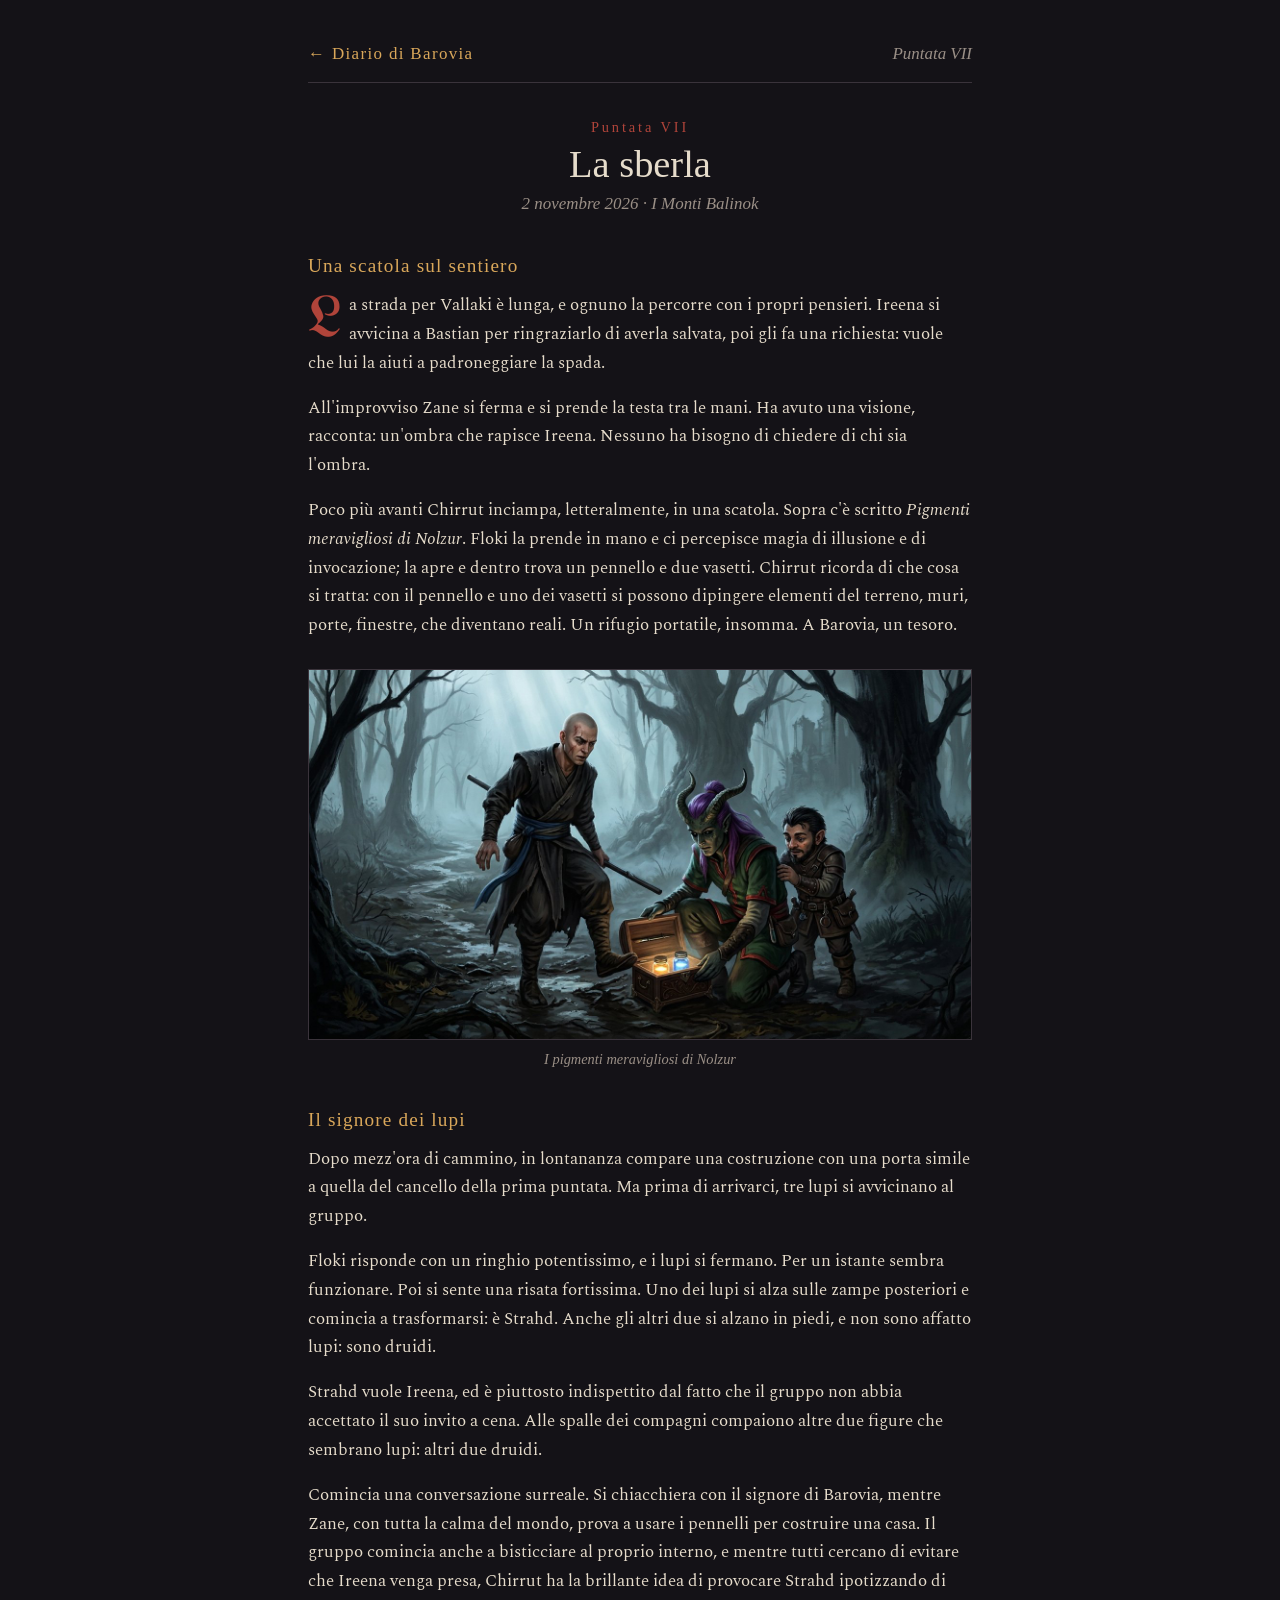
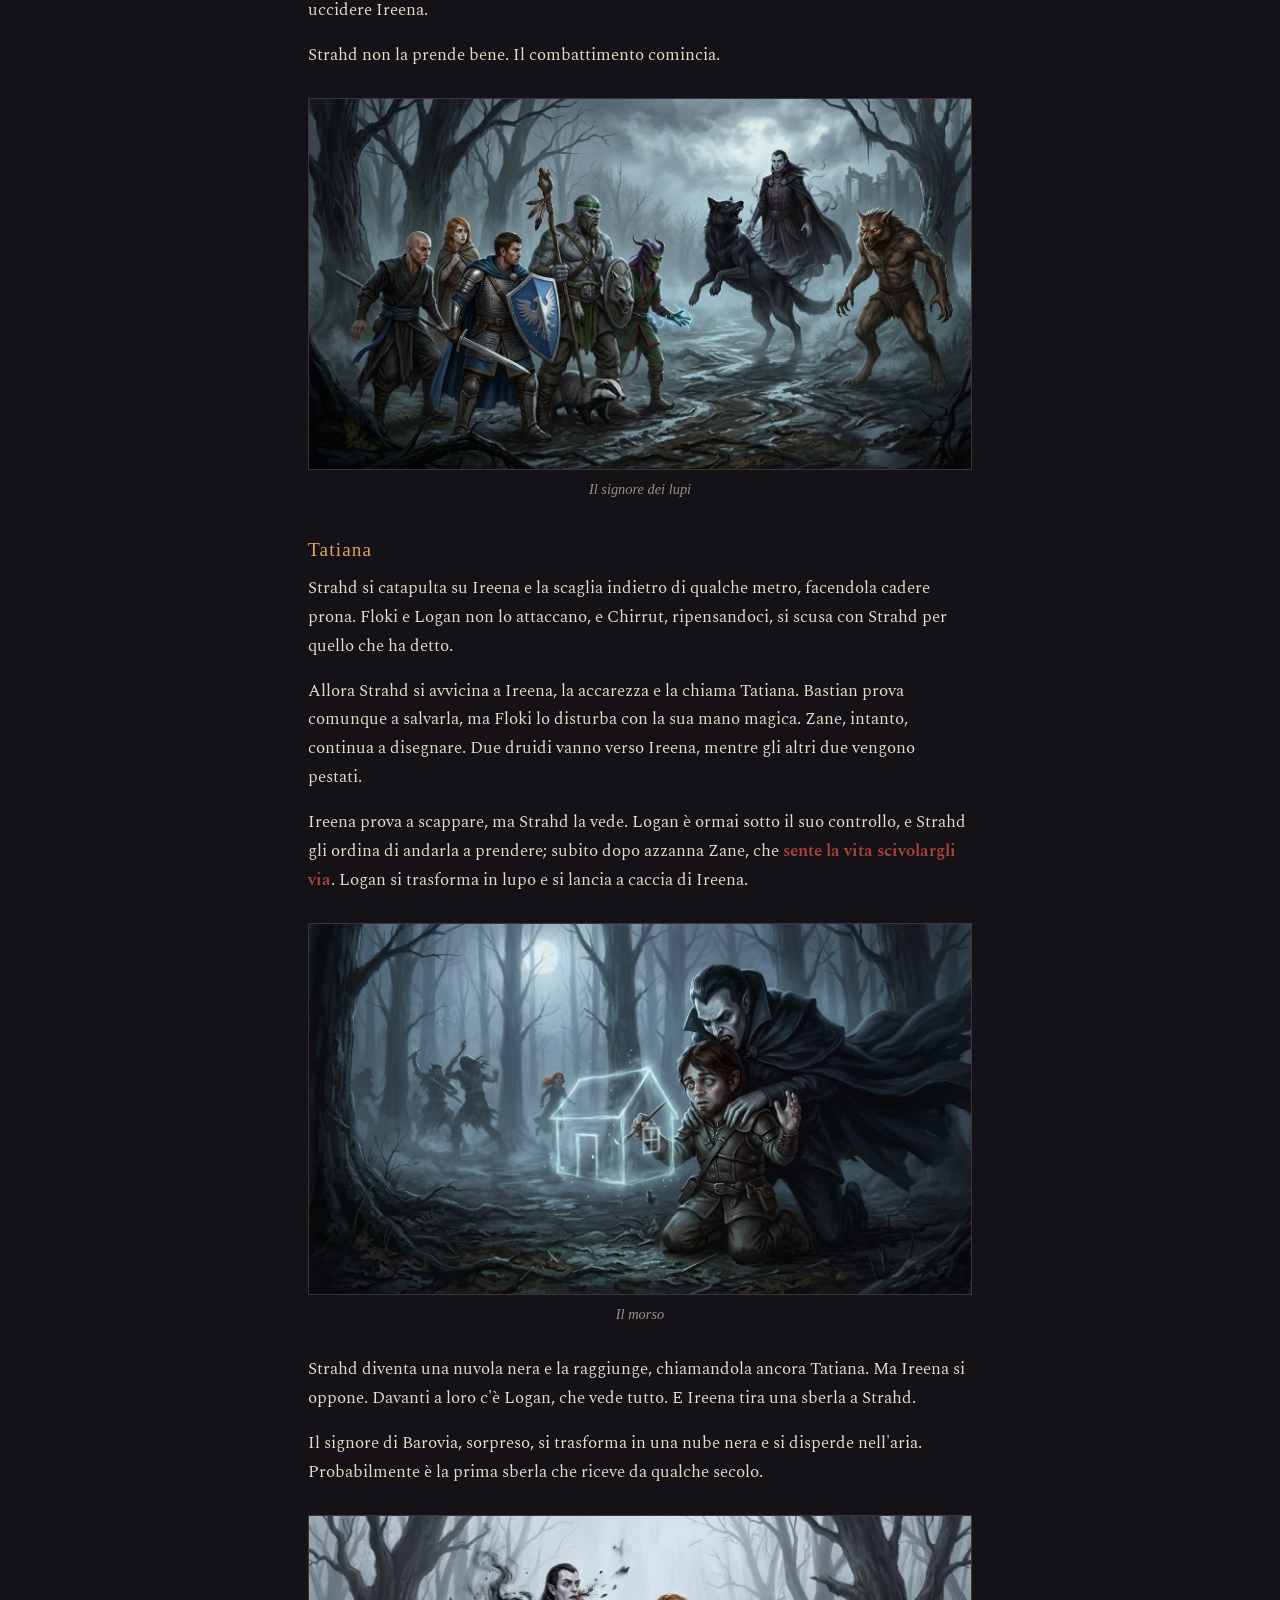
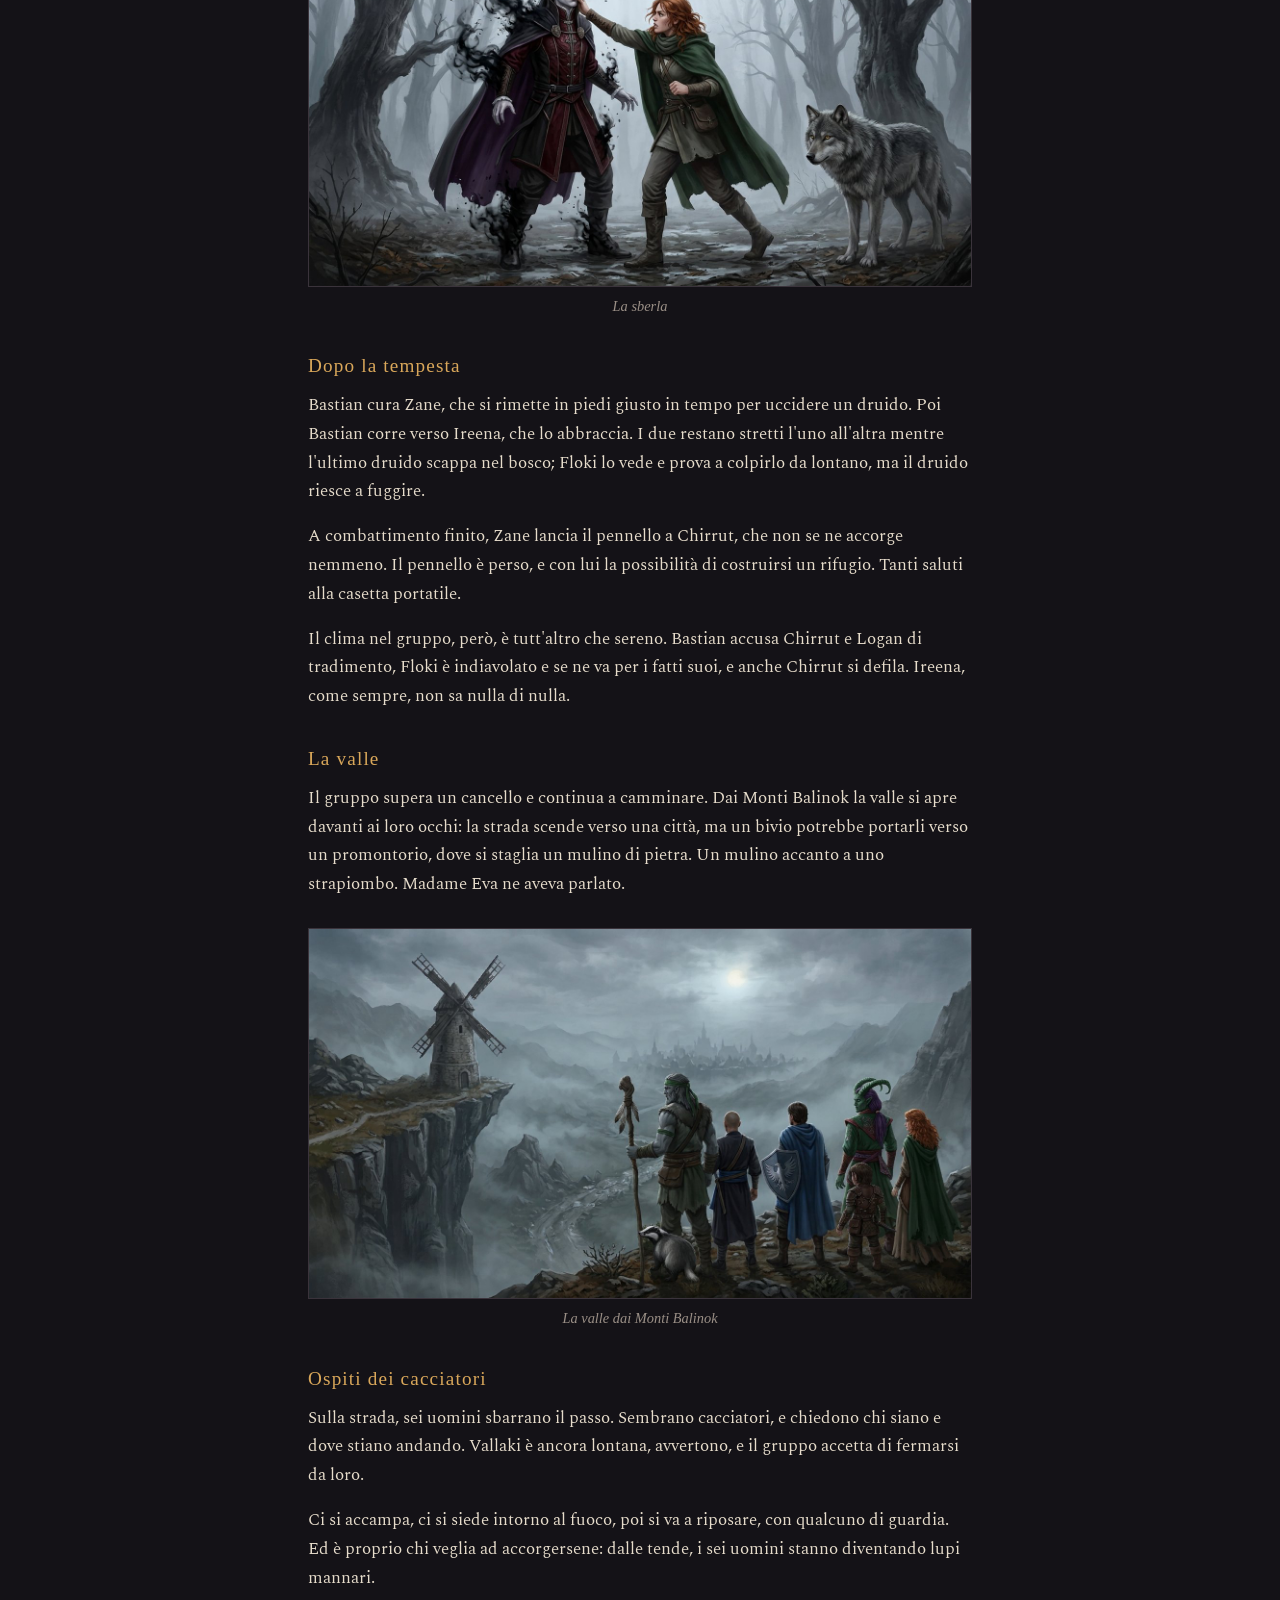
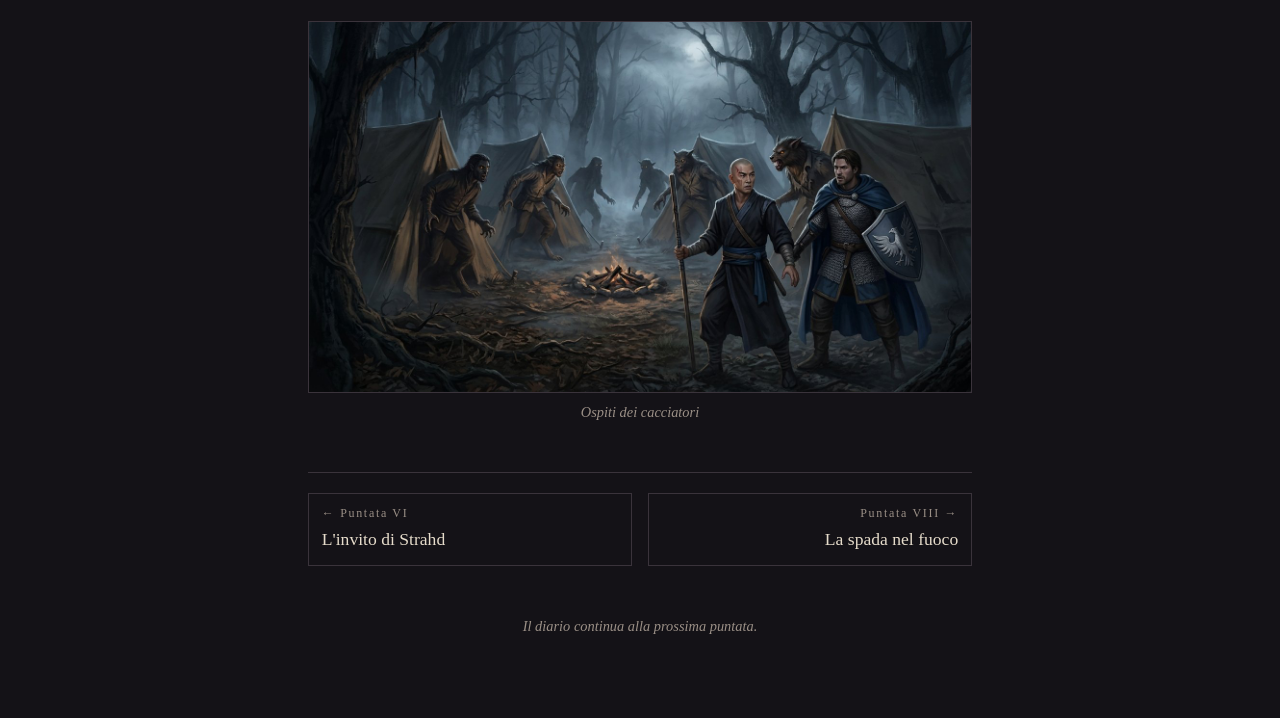
<file: puntata-07.html>
<!doctype html>
<html lang="it"><head><meta charset="utf-8"><meta name="viewport" content="width=device-width,initial-scale=1">
<title>Puntata VII · La sberla</title>
<link rel="preconnect" href="https://fonts.googleapis.com">
<link rel="stylesheet" href="https://fonts.googleapis.com/css2?family=IM+Fell+English:ital@0;1&family=IM+Fell+English+SC&family=UnifrakturMaguntia&family=Spectral:ital,wght@0,400;0,600;1,400&display=swap">
<link rel="stylesheet" href="css/stile.css">
</head><body>
<div class="wrap">
  <div class="topbar"><a href="index.html">← Diario di Barovia</a><span>Puntata VII</span></div>

  <article class="chapter" id="p7">
    <div class="ch-head">
      <div class="ch-num">Puntata VII</div>
      <h3>La sberla</h3>
      <div class="ch-date">2 novembre 2026 · I Monti Balinok</div>
    </div>

    <h4>Una scatola sul sentiero</h4>
    <p class="lead">La strada per Vallaki è lunga, e ognuno la percorre con i propri pensieri. Ireena si avvicina a Bastian per ringraziarlo di averla salvata, poi gli fa una richiesta: vuole che lui la aiuti a padroneggiare la spada.</p>
    <p>All'improvviso Zane si ferma e si prende la testa tra le mani. Ha avuto una visione, racconta: un'ombra che rapisce Ireena. Nessuno ha bisogno di chiedere di chi sia l'ombra.</p>
    <p>Poco più avanti Chirrut inciampa, letteralmente, in una scatola. Sopra c'è scritto <em>Pigmenti meravigliosi di Nolzur</em>. Floki la prende in mano e ci percepisce magia di illusione e di invocazione; la apre e dentro trova un pennello e due vasetti. Chirrut ricorda di che cosa si tratta: con il pennello e uno dei vasetti si possono dipingere elementi del terreno, muri, porte, finestre, che diventano reali. Un rifugio portatile, insomma. A Barovia, un tesoro.</p>
    <figure class="plate"><img src="img/p07-pigmenti.jpg" alt="Chirrut inciampa nella scatola sul sentiero mentre Floki la apre e trova il pennello e due vasetti luminosi, con Zane alle sue spalle" loading="lazy">
      <figcaption>I pigmenti meravigliosi di Nolzur</figcaption></figure>
    <h4>Il signore dei lupi</h4>
    <p>Dopo mezz'ora di cammino, in lontananza compare una costruzione con una porta simile a quella del cancello della prima puntata. Ma prima di arrivarci, tre lupi si avvicinano al gruppo.</p>
    <p>Floki risponde con un ringhio potentissimo, e i lupi si fermano. Per un istante sembra funzionare. Poi si sente una risata fortissima. Uno dei lupi si alza sulle zampe posteriori e comincia a trasformarsi: è Strahd. Anche gli altri due si alzano in piedi, e non sono affatto lupi: sono druidi.</p>
    <p>Strahd vuole Ireena, ed è piuttosto indispettito dal fatto che il gruppo non abbia accettato il suo invito a cena. Alle spalle dei compagni compaiono altre due figure che sembrano lupi: altri due druidi.</p>
    <p>Comincia una conversazione surreale. Si chiacchiera con il signore di Barovia, mentre Zane, con tutta la calma del mondo, prova a usare i pennelli per costruire una casa. Il gruppo comincia anche a bisticciare al proprio interno, e mentre tutti cercano di evitare che Ireena venga presa, Chirrut ha la brillante idea di provocare Strahd ipotizzando di uccidere Ireena.</p>
    <p>Strahd non la prende bene. Il combattimento comincia.</p>
    <figure class="plate"><img src="img/p07-strahd-lupi.jpg" alt="Il gruppo con Ireena fronteggia nella nebbia Strahd, un grande lupo nero e una creatura lupesca" loading="lazy">
      <figcaption>Il signore dei lupi</figcaption></figure>
    <h4>Tatiana</h4>
    <p>Strahd si catapulta su Ireena e la scaglia indietro di qualche metro, facendola cadere prona. Floki e Logan non lo attaccano, e Chirrut, ripensandoci, si scusa con Strahd per quello che ha detto.</p>
    <p>Allora Strahd si avvicina a Ireena, la accarezza e la chiama Tatiana. Bastian prova comunque a salvarla, ma Floki lo disturba con la sua mano magica. Zane, intanto, continua a disegnare. Due druidi vanno verso Ireena, mentre gli altri due vengono pestati.</p>
    <p>Ireena prova a scappare, ma Strahd la vede. Logan è ormai sotto il suo controllo, e Strahd gli ordina di andarla a prendere; subito dopo azzanna Zane, che <span class="fall">sente la vita scivolargli via</span>. Logan si trasforma in lupo e si lancia a caccia di Ireena.</p>
    <figure class="plate"><img src="img/p07-zane-morso.jpg" alt="Zane in ginocchio dipinge una casa di luce mentre Strahd lo azzanna alle spalle; sullo sfondo i druidi e Ireena in fuga" loading="lazy">
      <figcaption>Il morso</figcaption></figure>
    <p>Strahd diventa una nuvola nera e la raggiunge, chiamandola ancora Tatiana. Ma Ireena si oppone. Davanti a loro c'è Logan, che vede tutto. E Ireena tira una sberla a Strahd.</p>
    <p>Il signore di Barovia, sorpreso, si trasforma in una nube nera e si disperde nell'aria. Probabilmente è la prima sberla che riceve da qualche secolo.</p>
    <figure class="plate"><img src="img/p07-sberla.jpg" alt="Ireena schiaffeggia Strahd che si dissolve in fumo nero, mentre Logan in forma di lupo osserva" loading="lazy">
      <figcaption>La sberla</figcaption></figure>
    <h4>Dopo la tempesta</h4>
    <p>Bastian cura Zane, che si rimette in piedi giusto in tempo per uccidere un druido. Poi Bastian corre verso Ireena, che lo abbraccia. I due restano stretti l'uno all'altra mentre l'ultimo druido scappa nel bosco; Floki lo vede e prova a colpirlo da lontano, ma il druido riesce a fuggire.</p>
    <p>A combattimento finito, Zane lancia il pennello a Chirrut, che non se ne accorge nemmeno. Il pennello è perso, e con lui la possibilità di costruirsi un rifugio. Tanti saluti alla casetta portatile.</p>
    <p>Il clima nel gruppo, però, è tutt'altro che sereno. Bastian accusa Chirrut e Logan di tradimento, Floki è indiavolato e se ne va per i fatti suoi, e anche Chirrut si defila. Ireena, come sempre, non sa nulla di nulla.</p>
    <h4>La valle</h4>
    <p>Il gruppo supera un cancello e continua a camminare. Dai Monti Balinok la valle si apre davanti ai loro occhi: la strada scende verso una città, ma un bivio potrebbe portarli verso un promontorio, dove si staglia un mulino di pietra. Un mulino accanto a uno strapiombo. Madame Eva ne aveva parlato.</p>
    <figure class="plate"><img src="img/p07-valle.jpg" alt="Il gruppo di spalle sul crinale guarda la valle nebbiosa, la città lontana e il mulino di pietra sullo strapiombo" loading="lazy">
      <figcaption>La valle dai Monti Balinok</figcaption></figure>
    <h4>Ospiti dei cacciatori</h4>
    <p>Sulla strada, sei uomini sbarrano il passo. Sembrano cacciatori, e chiedono chi siano e dove stiano andando. Vallaki è ancora lontana, avvertono, e il gruppo accetta di fermarsi da loro.</p>
    <p>Ci si accampa, ci si siede intorno al fuoco, poi si va a riposare, con qualcuno di guardia. Ed è proprio chi veglia ad accorgersene: dalle tende, i sei uomini stanno diventando lupi mannari.</p>
    <figure class="plate"><img src="img/p07-lupi-mannari.jpg" alt="Chirrut e Bastian di guardia vicino al fuoco vedono i cacciatori uscire dalle tende trasformati in lupi mannari" loading="lazy">
      <figcaption>Ospiti dei cacciatori</figcaption></figure>
  </article>

  <nav class="pager" aria-label="Altre puntate">
    <a class="prev" href="puntata-06.html"><small>← Puntata VI</small><b>L'invito di Strahd</b></a>
    <a class="next" href="puntata-08.html"><small>Puntata VIII →</small><b>La spada nel fuoco</b></a>
  </nav>
  <footer>Il diario continua alla prossima puntata.</footer>
</div>
<script src="js/tavole.js"></script>
</body></html>
</file>
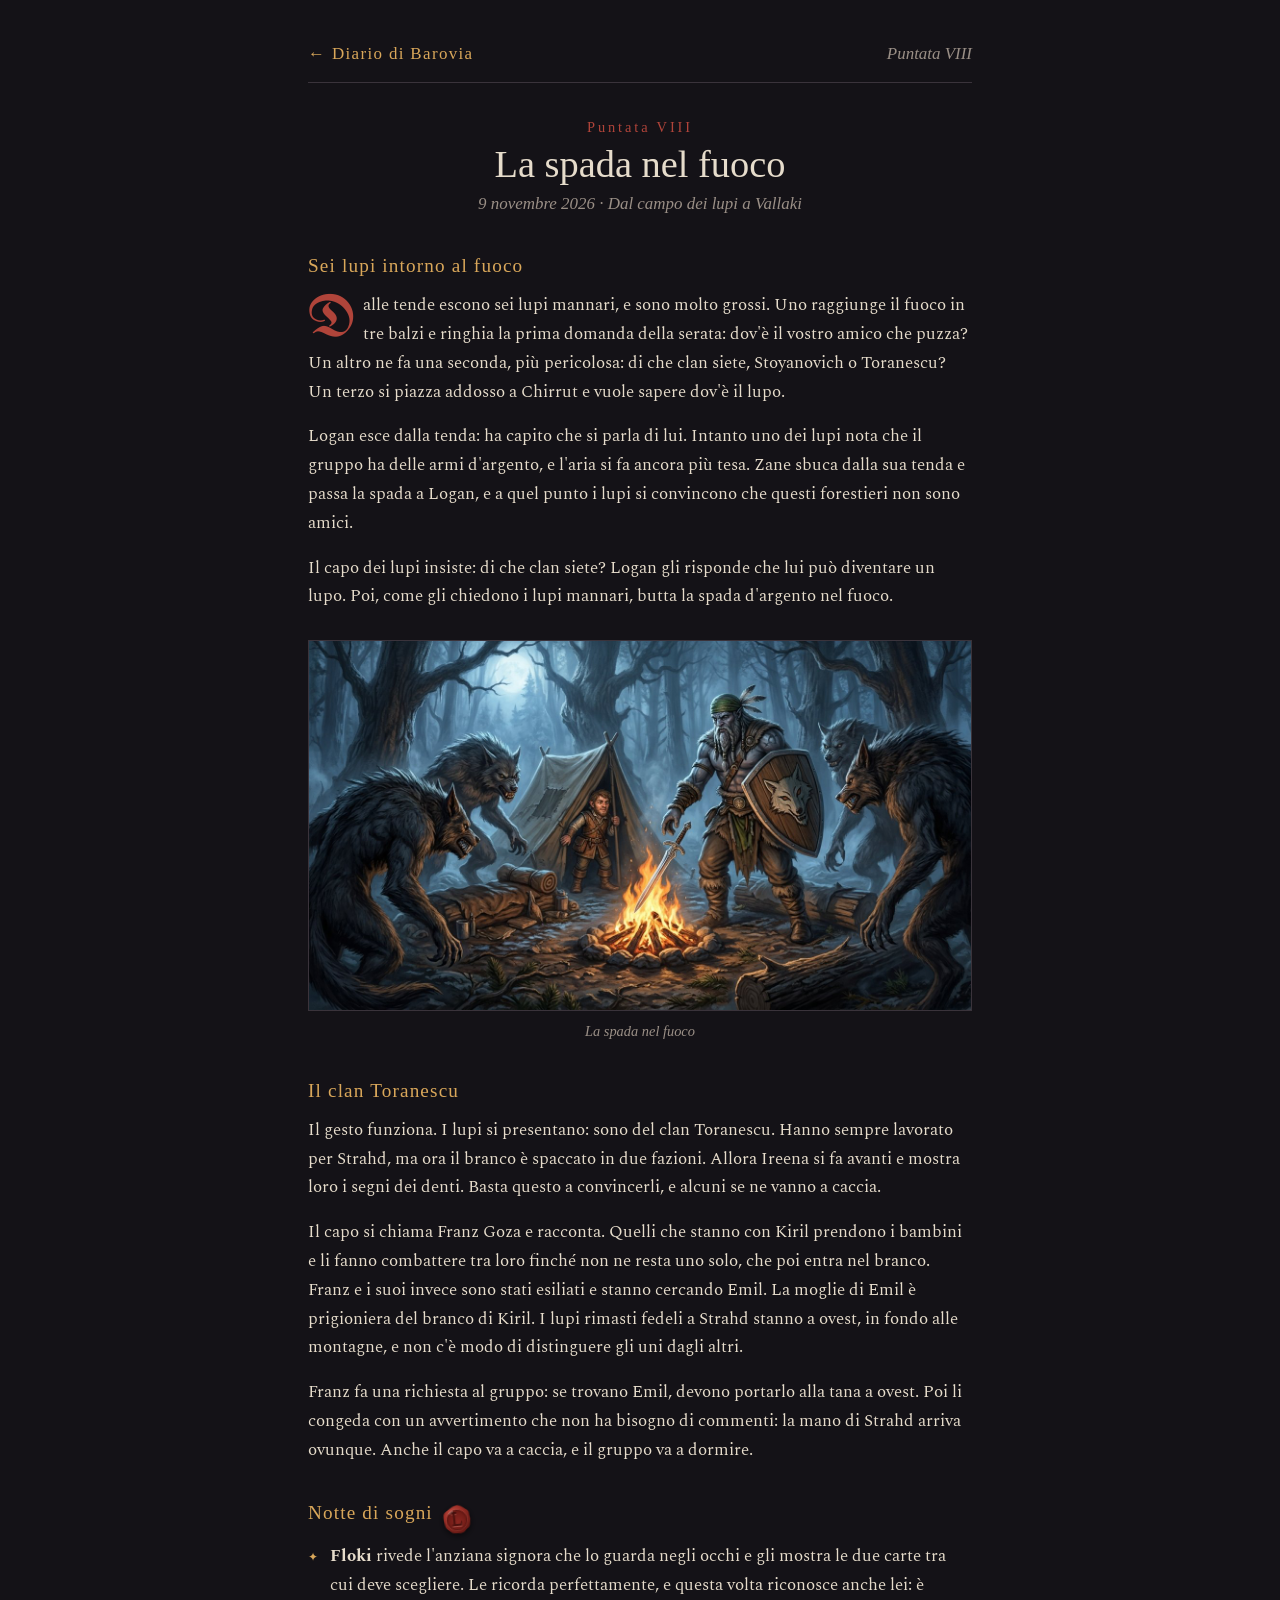
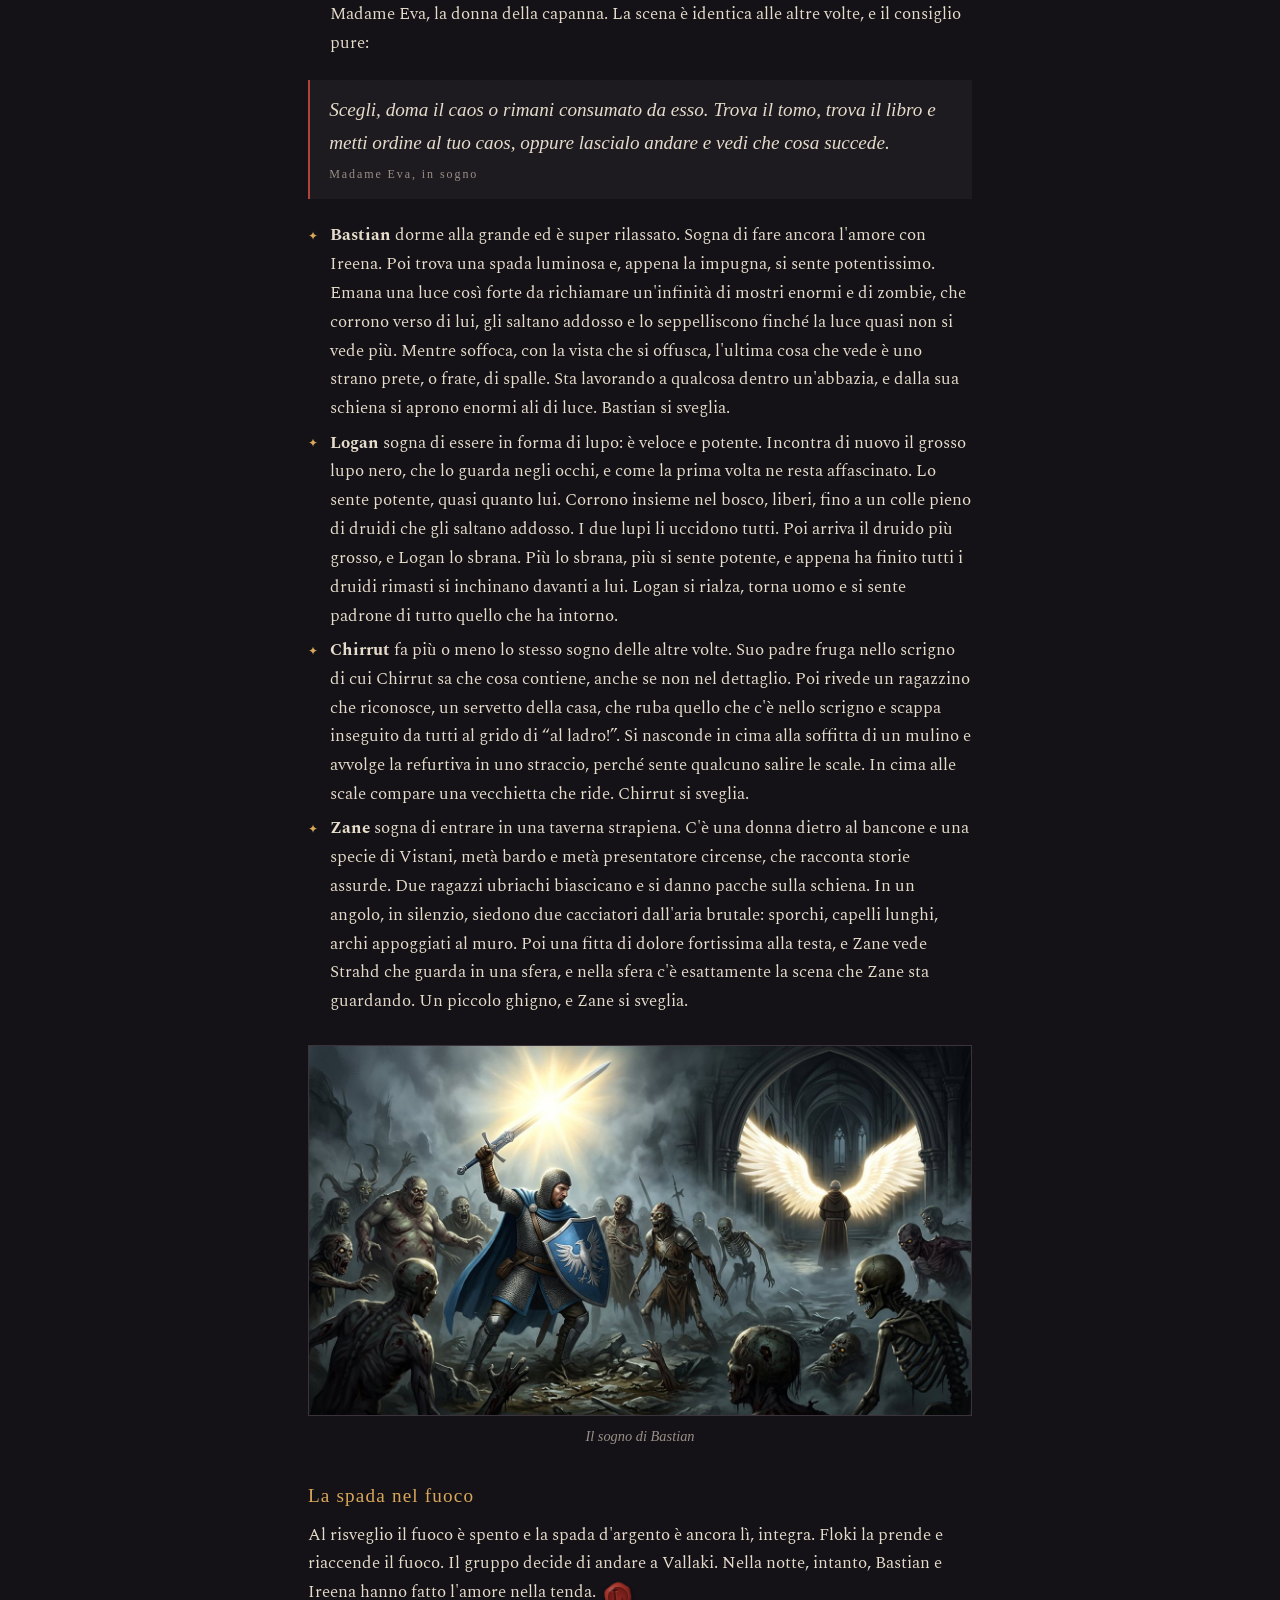
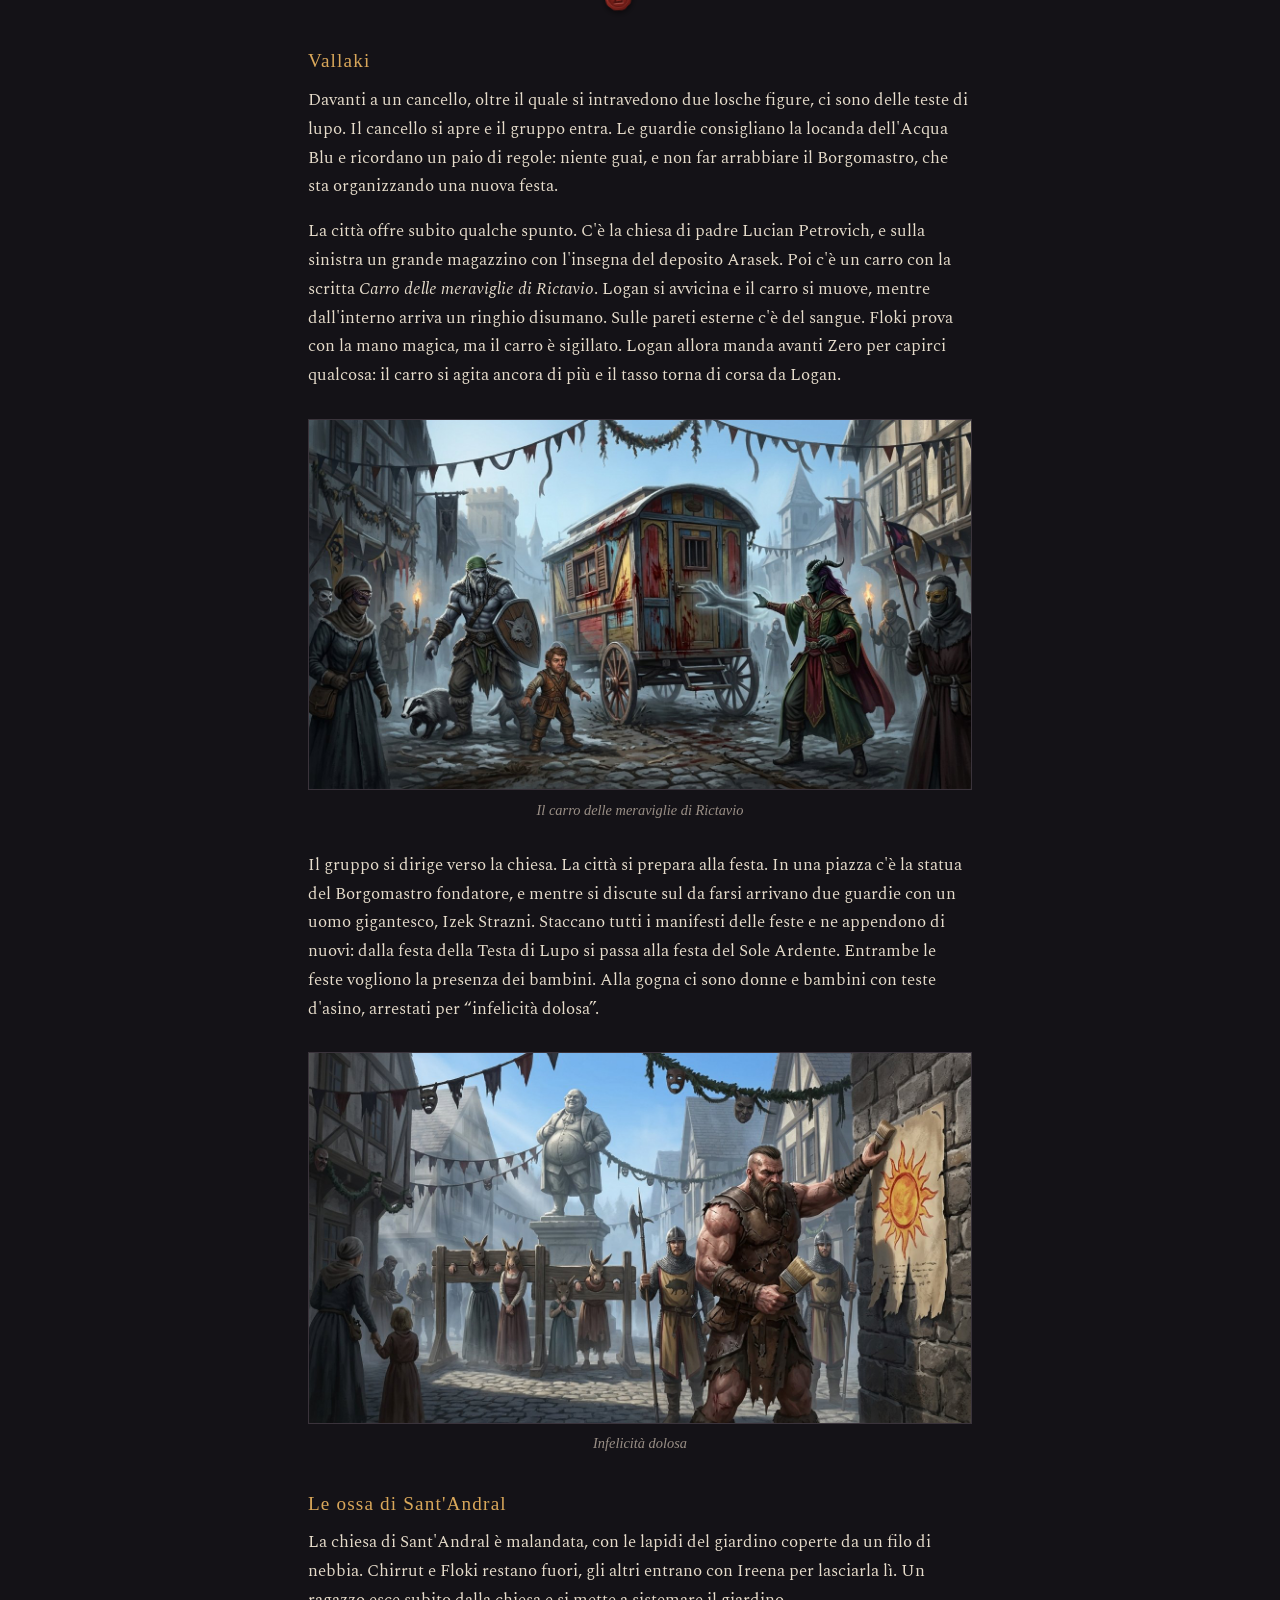
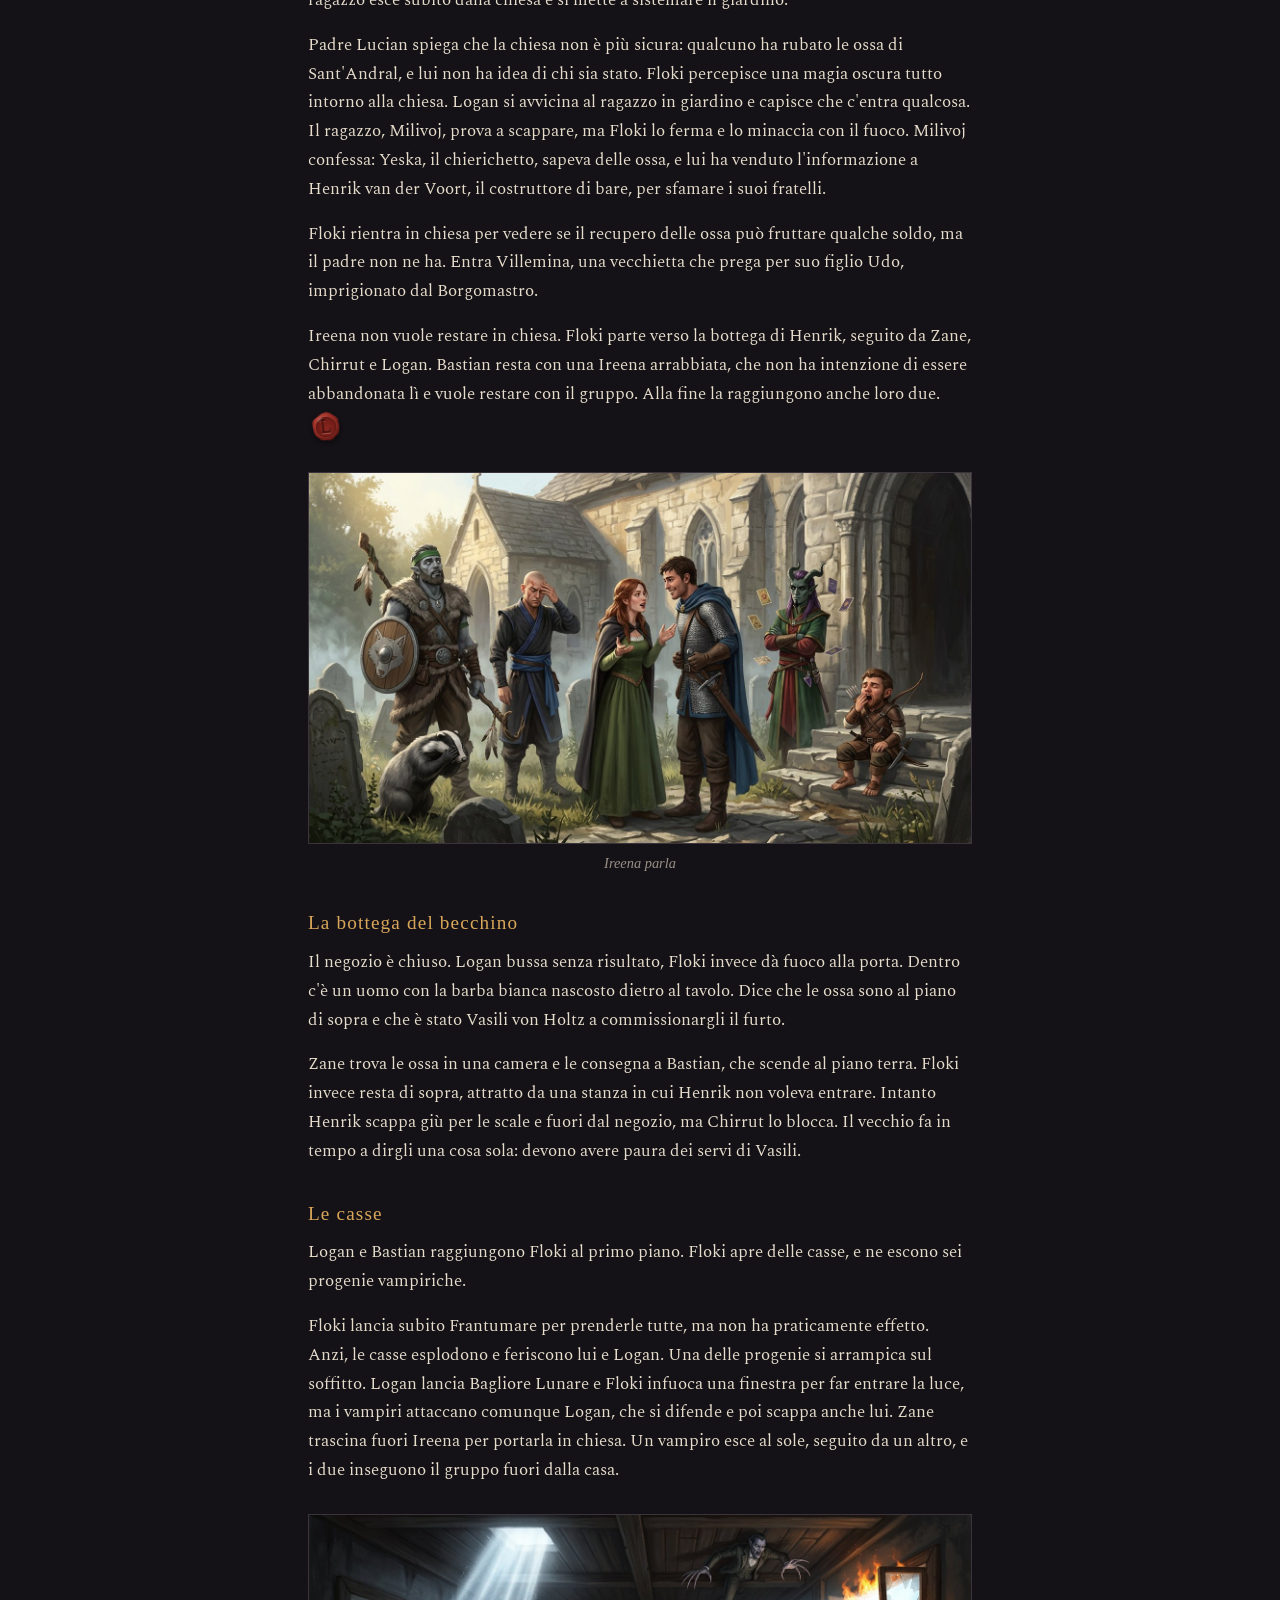
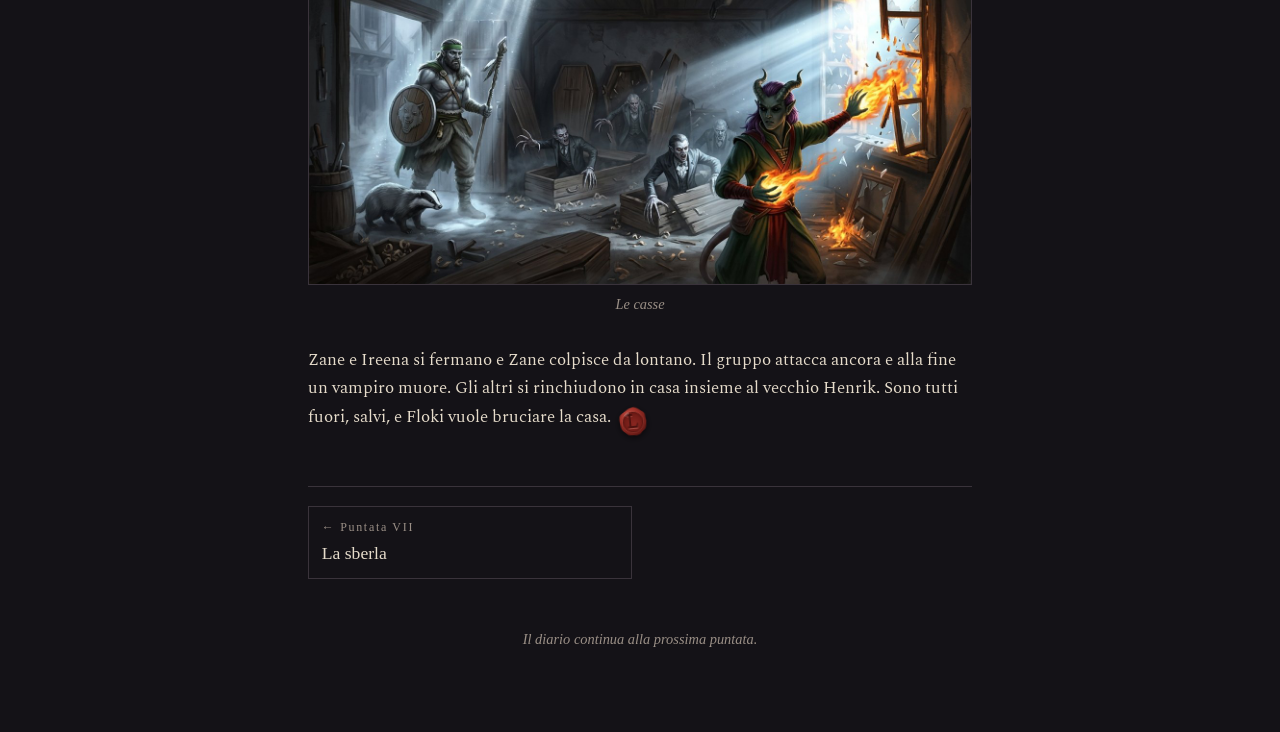
<file: puntata-08.html>
<!doctype html>
<html lang="it"><head><meta charset="utf-8"><meta name="viewport" content="width=device-width,initial-scale=1">
<title>Puntata VIII · La spada nel fuoco</title>
<link rel="preconnect" href="https://fonts.googleapis.com">
<link rel="stylesheet" href="https://fonts.googleapis.com/css2?family=IM+Fell+English:ital@0;1&family=IM+Fell+English+SC&family=UnifrakturMaguntia&family=Spectral:ital,wght@0,400;0,600;1,400&display=swap">
<link rel="stylesheet" href="css/stile.css">
</head><body>
<div class="wrap">
  <div class="topbar"><a href="index.html">← Diario di Barovia</a><span>Puntata VIII</span></div>

  <article class="chapter" id="p8">
    <div class="ch-head">
      <div class="ch-num">Puntata VIII</div>
      <h3>La spada nel fuoco</h3>
      <div class="ch-date">9 novembre 2026 · Dal campo dei lupi a Vallaki</div>
    </div>

    <h4>Sei lupi intorno al fuoco</h4>
    <p class="lead">Dalle tende escono sei lupi mannari, e sono molto grossi. Uno raggiunge il fuoco in tre balzi e ringhia la prima domanda della serata: dov'è il vostro amico che puzza? Un altro ne fa una seconda, più pericolosa: di che clan siete, Stoyanovich o Toranescu? Un terzo si piazza addosso a Chirrut e vuole sapere dov'è il lupo.</p>
    <p>Logan esce dalla tenda: ha capito che si parla di lui. Intanto uno dei lupi nota che il gruppo ha delle armi d'argento, e l'aria si fa ancora più tesa. Zane sbuca dalla sua tenda e passa la spada a Logan, e a quel punto i lupi si convincono che questi forestieri non sono amici.</p>
    <p>Il capo dei lupi insiste: di che clan siete? Logan gli risponde che lui può diventare un lupo. Poi, come gli chiedono i lupi mannari, butta la spada d'argento nel fuoco.</p>
    <figure class="plate"><img src="img/p08-spada-nel-fuoco.jpg" alt="Logan getta la spada d'argento nel fuoco circondato dai lupi mannari, mentre Zane osserva dalla tenda" loading="lazy">
      <figcaption>La spada nel fuoco</figcaption></figure>
    <h4>Il clan Toranescu</h4>
    <p>Il gesto funziona. I lupi si presentano: sono del clan Toranescu. Hanno sempre lavorato per Strahd, ma ora il branco è spaccato in due fazioni. Allora Ireena si fa avanti e mostra loro i segni dei denti. Basta questo a convincerli, e alcuni se ne vanno a caccia.</p>
    <p>Il capo si chiama Franz Goza e racconta. Quelli che stanno con Kiril prendono i bambini e li fanno combattere tra loro finché non ne resta uno solo, che poi entra nel branco. Franz e i suoi invece sono stati esiliati e stanno cercando Emil. La moglie di Emil è prigioniera del branco di Kiril. I lupi rimasti fedeli a Strahd stanno a ovest, in fondo alle montagne, e non c'è modo di distinguere gli uni dagli altri.</p>
    <p>Franz fa una richiesta al gruppo: se trovano Emil, devono portarlo alla tana a ovest. Poi li congeda con un avvertimento che non ha bisogno di commenti: la mano di Strahd arriva ovunque. Anche il capo va a caccia, e il gruppo va a dormire.</p>
    <h4>Notte di sogni <button type="button" class="sigillo" data-img="img/meme/p08-meme-gary.jpg" data-alt="Meme: Gary guarda con nostalgia il ritratto di Llorin, il suo vecchio bardo" data-cap="Gary sogna Llorin" aria-label="Marginalia di Logan: Gary sogna Llorin">L</button></h4>
    <ul class="visions">
      <li><b>Floki</b> rivede l'anziana signora che lo guarda negli occhi e gli mostra le due carte tra cui deve scegliere. Le ricorda perfettamente, e questa volta riconosce anche lei: è Madame Eva, la donna della capanna. La scena è identica alle altre volte, e il consiglio pure:</li>
    </ul>
    <blockquote class="chant">Scegli, doma il caos o rimani consumato da esso. Trova il tomo, trova il libro e metti ordine al tuo caos, oppure lascialo andare e vedi che cosa succede.<small>Madame Eva, in sogno</small></blockquote>
    <ul class="visions">
      <li><b>Bastian</b> dorme alla grande ed è super rilassato. Sogna di fare ancora l'amore con Ireena. Poi trova una spada luminosa e, appena la impugna, si sente potentissimo. Emana una luce così forte da richiamare un'infinità di mostri enormi e di zombie, che corrono verso di lui, gli saltano addosso e lo seppelliscono finché la luce quasi non si vede più. Mentre soffoca, con la vista che si offusca, l'ultima cosa che vede è uno strano prete, o frate, di spalle. Sta lavorando a qualcosa dentro un'abbazia, e dalla sua schiena si aprono enormi ali di luce. Bastian si sveglia.</li>
      <li><b>Logan</b> sogna di essere in forma di lupo: è veloce e potente. Incontra di nuovo il grosso lupo nero, che lo guarda negli occhi, e come la prima volta ne resta affascinato. Lo sente potente, quasi quanto lui. Corrono insieme nel bosco, liberi, fino a un colle pieno di druidi che gli saltano addosso. I due lupi li uccidono tutti. Poi arriva il druido più grosso, e Logan lo sbrana. Più lo sbrana, più si sente potente, e appena ha finito tutti i druidi rimasti si inchinano davanti a lui. Logan si rialza, torna uomo e si sente padrone di tutto quello che ha intorno.</li>
      <li><b>Chirrut</b> fa più o meno lo stesso sogno delle altre volte. Suo padre fruga nello scrigno di cui Chirrut sa che cosa contiene, anche se non nel dettaglio. Poi rivede un ragazzino che riconosce, un servetto della casa, che ruba quello che c'è nello scrigno e scappa inseguito da tutti al grido di “al ladro!”. Si nasconde in cima alla soffitta di un mulino e avvolge la refurtiva in uno straccio, perché sente qualcuno salire le scale. In cima alle scale compare una vecchietta che ride. Chirrut si sveglia.</li>
      <li><b>Zane</b> sogna di entrare in una taverna strapiena. C'è una donna dietro al bancone e una specie di Vistani, metà bardo e metà presentatore circense, che racconta storie assurde. Due ragazzi ubriachi biascicano e si danno pacche sulla schiena. In un angolo, in silenzio, siedono due cacciatori dall'aria brutale: sporchi, capelli lunghi, archi appoggiati al muro. Poi una fitta di dolore fortissima alla testa, e Zane vede Strahd che guarda in una sfera, e nella sfera c'è esattamente la scena che Zane sta guardando. Un piccolo ghigno, e Zane si sveglia.</li>
    </ul>
    <figure class="plate"><img src="img/p08-sogno-bastian.jpg" alt="Bastian solleva una spada luminosa assediato da zombie, mentre in un'abbazia un frate apre ali di luce" loading="lazy">
      <figcaption>Il sogno di Bastian</figcaption></figure>
    <h4>La spada nel fuoco</h4>
    <p>Al risveglio il fuoco è spento e la spada d'argento è ancora lì, integra. Floki la prende e riaccende il fuoco. Il gruppo decide di andare a Vallaki. Nella notte, intanto, Bastian e Ireena hanno fatto l'amore nella tenda. <button type="button" class="sigillo" data-img="img/meme/p08-meme-chirrut.jpg" data-alt="Meme: Bastian e Ireena abbracciati, Chirrut che voleva solo dormire" data-cap="Chirrut voleva solo dormire" aria-label="Marginalia di Logan: Chirrut voleva solo dormire">L</button></p>
    <h4>Vallaki</h4>
    <p>Davanti a un cancello, oltre il quale si intravedono due losche figure, ci sono delle teste di lupo. Il cancello si apre e il gruppo entra. Le guardie consigliano la locanda dell'Acqua Blu e ricordano un paio di regole: niente guai, e non far arrabbiare il Borgomastro, che sta organizzando una nuova festa.</p>
    <p>La città offre subito qualche spunto. C'è la chiesa di padre Lucian Petrovich, e sulla sinistra un grande magazzino con l'insegna del deposito Arasek. Poi c'è un carro con la scritta <em>Carro delle meraviglie di Rictavio</em>. Logan si avvicina e il carro si muove, mentre dall'interno arriva un ringhio disumano. Sulle pareti esterne c'è del sangue. Floki prova con la mano magica, ma il carro è sigillato. Logan allora manda avanti Zero per capirci qualcosa: il carro si agita ancora di più e il tasso torna di corsa da Logan.</p>
    <figure class="plate"><img src="img/p08-carro-rictavio.jpg" alt="Il carro delle meraviglie macchiato di sangue sobbalza nella piazza di Vallaki, Floki protende la mano magica, Logan, Zane e Zero arretrano" loading="lazy">
      <figcaption>Il carro delle meraviglie di Rictavio</figcaption></figure>
    <p>Il gruppo si dirige verso la chiesa. La città si prepara alla festa. In una piazza c'è la statua del Borgomastro fondatore, e mentre si discute sul da farsi arrivano due guardie con un uomo gigantesco, Izek Strazni. Staccano tutti i manifesti delle feste e ne appendono di nuovi: dalla festa della Testa di Lupo si passa alla festa del Sole Ardente. Entrambe le feste vogliono la presenza dei bambini. Alla gogna ci sono donne e bambini con teste d'asino, arrestati per “infelicità dolosa”.</p>
    <figure class="plate"><img src="img/p08-gogna.jpg" alt="Izek Strazni appende il manifesto del Sole Ardente davanti alla gogna con le teste d'asino e alla statua del Borgomastro" loading="lazy">
      <figcaption>Infelicità dolosa</figcaption></figure>
    <h4>Le ossa di Sant'Andral</h4>
    <p>La chiesa di Sant'Andral è malandata, con le lapidi del giardino coperte da un filo di nebbia. Chirrut e Floki restano fuori, gli altri entrano con Ireena per lasciarla lì. Un ragazzo esce subito dalla chiesa e si mette a sistemare il giardino.</p>
    <p>Padre Lucian spiega che la chiesa non è più sicura: qualcuno ha rubato le ossa di Sant'Andral, e lui non ha idea di chi sia stato. Floki percepisce una magia oscura tutto intorno alla chiesa. Logan si avvicina al ragazzo in giardino e capisce che c'entra qualcosa. Il ragazzo, Milivoj, prova a scappare, ma Floki lo ferma e lo minaccia con il fuoco. Milivoj confessa: Yeska, il chierichetto, sapeva delle ossa, e lui ha venduto l'informazione a Henrik van der Voort, il costruttore di bare, per sfamare i suoi fratelli.</p>
    <p>Floki rientra in chiesa per vedere se il recupero delle ossa può fruttare qualche soldo, ma il padre non ne ha. Entra Villemina, una vecchietta che prega per suo figlio Udo, imprigionato dal Borgomastro.</p>
    <p>Ireena non vuole restare in chiesa. Floki parte verso la bottega di Henrik, seguito da Zane, Chirrut e Logan. Bastian resta con una Ireena arrabbiata, che non ha intenzione di essere abbandonata lì e vuole restare con il gruppo. Alla fine la raggiungono anche loro due. <button type="button" class="sigillo" data-img="img/meme/p08-meme-floki.jpg" data-alt="Meme: Ireena parla, Floki la fissa impassibile" data-cap="Ireena parla" aria-label="Marginalia di Logan: Ireena parla">L</button></p>
    <figure class="plate"><img src="img/p08-ireena-parla.jpg" alt="Davanti alla chiesa di Sant'Andral Ireena parla, Bastian la guarda innamorato e il resto del gruppo è esasperato" loading="lazy">
      <figcaption>Ireena parla</figcaption></figure>
    <h4>La bottega del becchino</h4>
    <p>Il negozio è chiuso. Logan bussa senza risultato, Floki invece dà fuoco alla porta. Dentro c'è un uomo con la barba bianca nascosto dietro al tavolo. Dice che le ossa sono al piano di sopra e che è stato Vasili von Holtz a commissionargli il furto.</p>
    <p>Zane trova le ossa in una camera e le consegna a Bastian, che scende al piano terra. Floki invece resta di sopra, attratto da una stanza in cui Henrik non voleva entrare. Intanto Henrik scappa giù per le scale e fuori dal negozio, ma Chirrut lo blocca. Il vecchio fa in tempo a dirgli una cosa sola: devono avere paura dei servi di Vasili.</p>
    <h4>Le casse</h4>
    <p>Logan e Bastian raggiungono Floki al primo piano. Floki apre delle casse, e ne escono sei progenie vampiriche.</p>
    <p>Floki lancia subito Frantumare per prenderle tutte, ma non ha praticamente effetto. Anzi, le casse esplodono e feriscono lui e Logan. Una delle progenie si arrampica sul soffitto. Logan lancia Bagliore Lunare e Floki infuoca una finestra per far entrare la luce, ma i vampiri attaccano comunque Logan, che si difende e poi scappa anche lui. Zane trascina fuori Ireena per portarla in chiesa. Un vampiro esce al sole, seguito da un altro, e i due inseguono il gruppo fuori dalla casa.</p>
    <figure class="plate"><img src="img/p08-casse-vampiri.jpg" alt="Floki incendia la finestra mentre le progenie vampiriche escono dalle casse e una striscia sul soffitto; Logan e Zero nella luce lunare" loading="lazy">
      <figcaption>Le casse</figcaption></figure>
    <p>Zane e Ireena si fermano e Zane colpisce da lontano. Il gruppo attacca ancora e alla fine un vampiro muore. Gli altri si rinchiudono in casa insieme al vecchio Henrik. Sono tutti fuori, salvi, e Floki vuole bruciare la casa. <button type="button" class="sigillo" data-img="img/meme/p08-meme-zane.jpg" data-alt="Meme: Zane che aspetta fuori dal negozio di bare" data-cap="Zane fuori dal negozio di bare" aria-label="Marginalia di Logan: Zane fuori dal negozio di bare">L</button></p>
  </article>

  <nav class="pager" aria-label="Altre puntate">
    <a class="prev" href="puntata-07.html"><small>← Puntata VII</small><b>La sberla</b></a>
  </nav>
  <footer>Il diario continua alla prossima puntata.</footer>
</div>
<script src="js/tavole.js"></script>
<script src="js/marginalia.js"></script>
</body></html>
</file>
<file: css/stile.css>
/* Layout: a single candlelit column, like a bound journal; each session is a chapter with painted plates between its scenes. Committed dark look. */
:root{
  --night:#141217;      /* page ground */
  --vellum:#1d1a20;     /* raised panels */
  --ink:#e6dccb;        /* body text, aged paper */
  --ash:#9a8f86;        /* secondary text */
  --blood:#b0443a;      /* single accent: deaths, chants */
  --candle:#d9a75a;     /* warm highlights, links */
  --rule:#3a333b;
  --f-display:"IM Fell English SC","IM Fell English",Georgia,serif;
  --f-frak:"UnifrakturMaguntia","IM Fell English",Georgia,serif;
  --f-body:"Spectral",Georgia,"Times New Roman",serif;
  --f-ital:"IM Fell English",Georgia,serif;
  color-scheme:dark;
}
*{box-sizing:border-box}
body{background:var(--night);color:var(--ink);font-family:var(--f-body);font-size:1.06rem;line-height:1.7;margin:0}
.wrap{max-width:44rem;margin:0 auto;padding-inline:20px;padding-block:2.5rem 5rem}
a{color:var(--candle)}
:focus-visible{outline:2px solid var(--candle);outline-offset:3px}

header.mast{text-align:center;display:grid;gap:.4rem;padding-bottom:1.6rem;border-bottom:1px solid var(--rule)}
.eyebrow{font-family:var(--f-display);letter-spacing:.18em;font-size:.82rem;color:var(--ash);text-transform:uppercase}
h1{font-family:var(--f-frak);font-weight:400;font-size:clamp(2.6rem,9vw,4.2rem);line-height:1.05;margin:.2rem 0;color:var(--ink);text-wrap:balance}
.sub{font-family:var(--f-ital);font-style:italic;color:var(--ash);margin:0}

.plate{margin:1.8rem 0;display:grid;gap:.45rem}
.plate canvas{width:100%;max-width:100%;aspect-ratio:16/7;display:block;border:1px solid var(--rule);background:#0c0b0e}
.plate img{width:100%;max-width:100%;height:auto;display:block;border:1px solid var(--rule)}
.plate figcaption{font-family:var(--f-ital);font-style:italic;font-size:.9rem;color:var(--ash);text-align:center}


section.cast{margin:2rem 0 1rem}
h2{font-family:var(--f-display);font-weight:400;font-size:1.05rem;letter-spacing:.16em;text-transform:uppercase;color:var(--ash);margin:0 0 .8rem}
.cast ul{list-style:none;padding:0;margin:0;display:grid;grid-template-columns:repeat(auto-fit,minmax(13rem,1fr));gap:.1rem 1.4rem}
.cast li{display:flex;justify-content:space-between;gap:1rem;border-bottom:1px dotted var(--rule);padding:.35rem 0}
.cast b{font-family:var(--f-ital);font-weight:400;font-size:1.12rem}
.cast span{color:var(--ash);font-size:.88rem;text-align:right}

article.chapter{margin-top:3.5rem;scroll-margin-top:4rem}
.ch-head{text-align:center;display:grid;gap:.2rem;margin-bottom:1rem}
.ch-num{font-family:var(--f-display);letter-spacing:.2em;color:var(--blood);font-size:.9rem}
.ch-head h3{font-family:var(--f-ital);font-weight:400;font-size:clamp(1.8rem,5.5vw,2.4rem);line-height:1.15;margin:0;text-wrap:balance}
.ch-date{font-family:var(--f-ital);font-style:italic;color:var(--ash)}
h4{font-family:var(--f-display);font-weight:400;font-size:1.2rem;letter-spacing:.06em;color:var(--candle);margin:2rem 0 .3rem}
p{margin:.5rem 0 1rem}
.chapter > p.first::first-letter,.chapter .lead::first-letter{font-family:var(--f-frak);float:left;font-size:3.6rem;line-height:.85;padding:.35rem .5rem 0 0;color:var(--blood)}
ul.visions{list-style:none;padding:0;margin:.4rem 0 1.2rem;display:grid;gap:.35rem}
ul.visions li{padding-left:1.4rem;position:relative}
ul.visions li::before{content:"✦";position:absolute;left:0;color:var(--candle);font-size:.75rem;top:.35rem}
blockquote.chant{margin:1.4rem 0;padding:.9rem 1.2rem;background:var(--vellum);border-left:2px solid var(--blood);font-family:var(--f-ital);font-style:italic;font-size:1.2rem;color:var(--ink)}
blockquote.chant small{display:block;font-family:var(--f-display);font-style:normal;font-size:.75rem;letter-spacing:.16em;color:var(--ash);margin-top:.3rem}
.fall{color:var(--blood);font-weight:600}
.orn{text-align:center;color:var(--rule);letter-spacing:1em;margin:3rem 0 0;font-size:1.1rem}
footer{margin-top:3rem;text-align:center;color:var(--ash);font-family:var(--f-ital);font-style:italic;font-size:.9rem}
@media (max-width:480px){body{font-size:1rem}.plate canvas{aspect-ratio:16/9}}

/* barra e navigazione tra i capitoli */
.topbar{display:flex;justify-content:space-between;align-items:baseline;gap:1rem;flex-wrap:wrap;border-bottom:1px solid var(--rule);padding-bottom:.8rem}
.topbar a{font-family:var(--f-display);letter-spacing:.08em;text-decoration:none}
.topbar span{font-family:var(--f-ital);font-style:italic;color:var(--ash)}
.pager{display:grid;grid-template-columns:1fr 1fr;gap:1rem;margin-top:3rem;border-top:1px solid var(--rule);padding-top:1.2rem}
.pager a{display:grid;gap:.1rem;text-decoration:none;color:var(--ink);padding:.6rem .8rem;border:1px solid var(--rule)}
.pager a:hover{border-color:var(--candle)}
.pager a.next{text-align:right;grid-column:2}
.pager small{font-family:var(--f-display);letter-spacing:.14em;color:var(--ash);font-size:.75rem}
.pager b{font-family:var(--f-ital);font-weight:400;font-size:1.1rem}
/* indice dei capitoli */
ol.toc{list-style:none;padding:0;margin:0;display:grid;gap:.8rem}
ol.toc a{display:grid;gap:.15rem;text-decoration:none;color:var(--ink);padding:1rem 1.1rem;background:var(--vellum);border:1px solid var(--rule)}
ol.toc a:hover{border-color:var(--candle)}
ol.toc .n{font-family:var(--f-display);letter-spacing:.2em;color:var(--blood);font-size:.8rem}
ol.toc .t{font-family:var(--f-ital);font-size:1.4rem;line-height:1.2}
ol.toc .d{color:var(--ash);font-size:.9rem}
section.toc-wrap{margin-top:2.5rem}
.chapter:first-of-type{margin-top:2rem}
/* galleria dei ritratti */
.ritratti{display:grid;grid-template-columns:repeat(auto-fit,minmax(10rem,1fr));gap:1rem;margin-top:1.4rem}
.ritratto{margin:0;display:grid;gap:.4rem}
.ritratto img{width:100%;max-width:100%;aspect-ratio:4/5;object-fit:cover;display:block;border:1px solid var(--rule)}
.ritratto figcaption{display:grid;text-align:center;line-height:1.3}
.ritratto b{font-family:var(--f-ital);font-weight:400;font-size:1.1rem}
.ritratto span{color:var(--ash);font-size:.85rem}

/* Marginalia: i meme di Logan, un sigillo nel testo che apre il foglietto */
.sigillo{display:inline-grid;place-items:center;width:2rem;height:2rem;margin:0 .15rem;padding:0 0 .08rem;vertical-align:-.3em;border:0;background:url(../img/sigillo.svg) center/contain no-repeat;color:#4e0f0c;font-family:var(--f-display);font-size:1.2rem;line-height:1;cursor:pointer;text-shadow:0 1px 0 rgba(255,190,170,.35),0 -1px 0 rgba(0,0,0,.55);filter:drop-shadow(0 2px 3px rgba(0,0,0,.6));transform:rotate(-6deg);transition:transform .15s}
.sigillo:hover{transform:rotate(-14deg) scale(1.12)}
h4 .sigillo{letter-spacing:0;vertical-align:-.35em}
dialog.foglietto{max-width:min(92vw,520px);padding:.7rem .7rem .55rem;background:var(--vellum);color:var(--ink);border:1px solid var(--rule);box-shadow:0 10px 40px rgba(0,0,0,.7);transform:rotate(-1.2deg)}
dialog.foglietto::backdrop{background:rgba(5,4,8,.78)}
dialog.foglietto img{display:block;width:100%;height:auto;max-height:75vh;object-fit:contain;border:1px solid var(--rule)}
dialog.foglietto p{margin:.45rem 0 0;font-family:var(--f-ital);font-style:italic;font-size:.88rem;color:var(--ash);text-align:center}
dialog.foglietto .chiudi{position:absolute;top:-.9rem;right:-.9rem;width:2.1rem;height:2.1rem;border:0;border-radius:50%;background:var(--blood);color:var(--ink);font-size:1.1rem;cursor:pointer;box-shadow:0 2px 6px rgba(0,0,0,.5)}
dialog.foglietto{overflow:visible}
</file>
